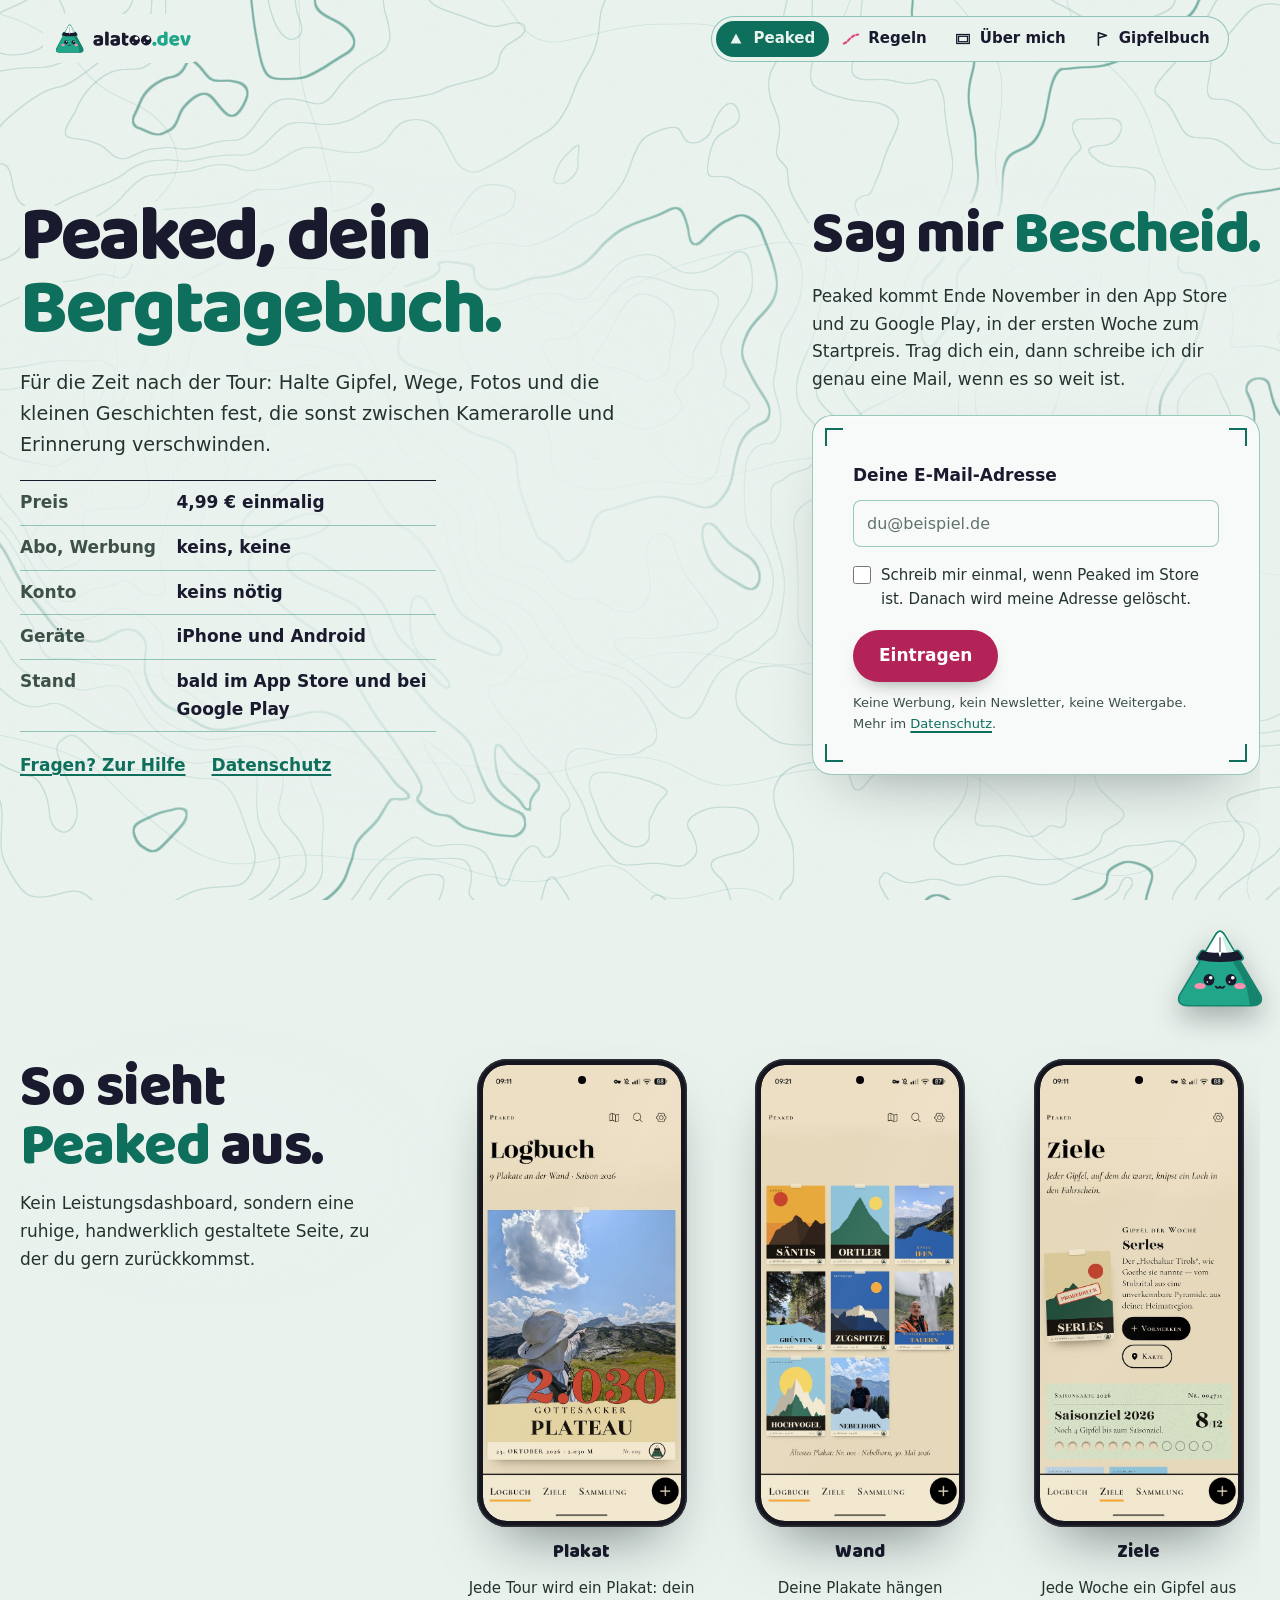
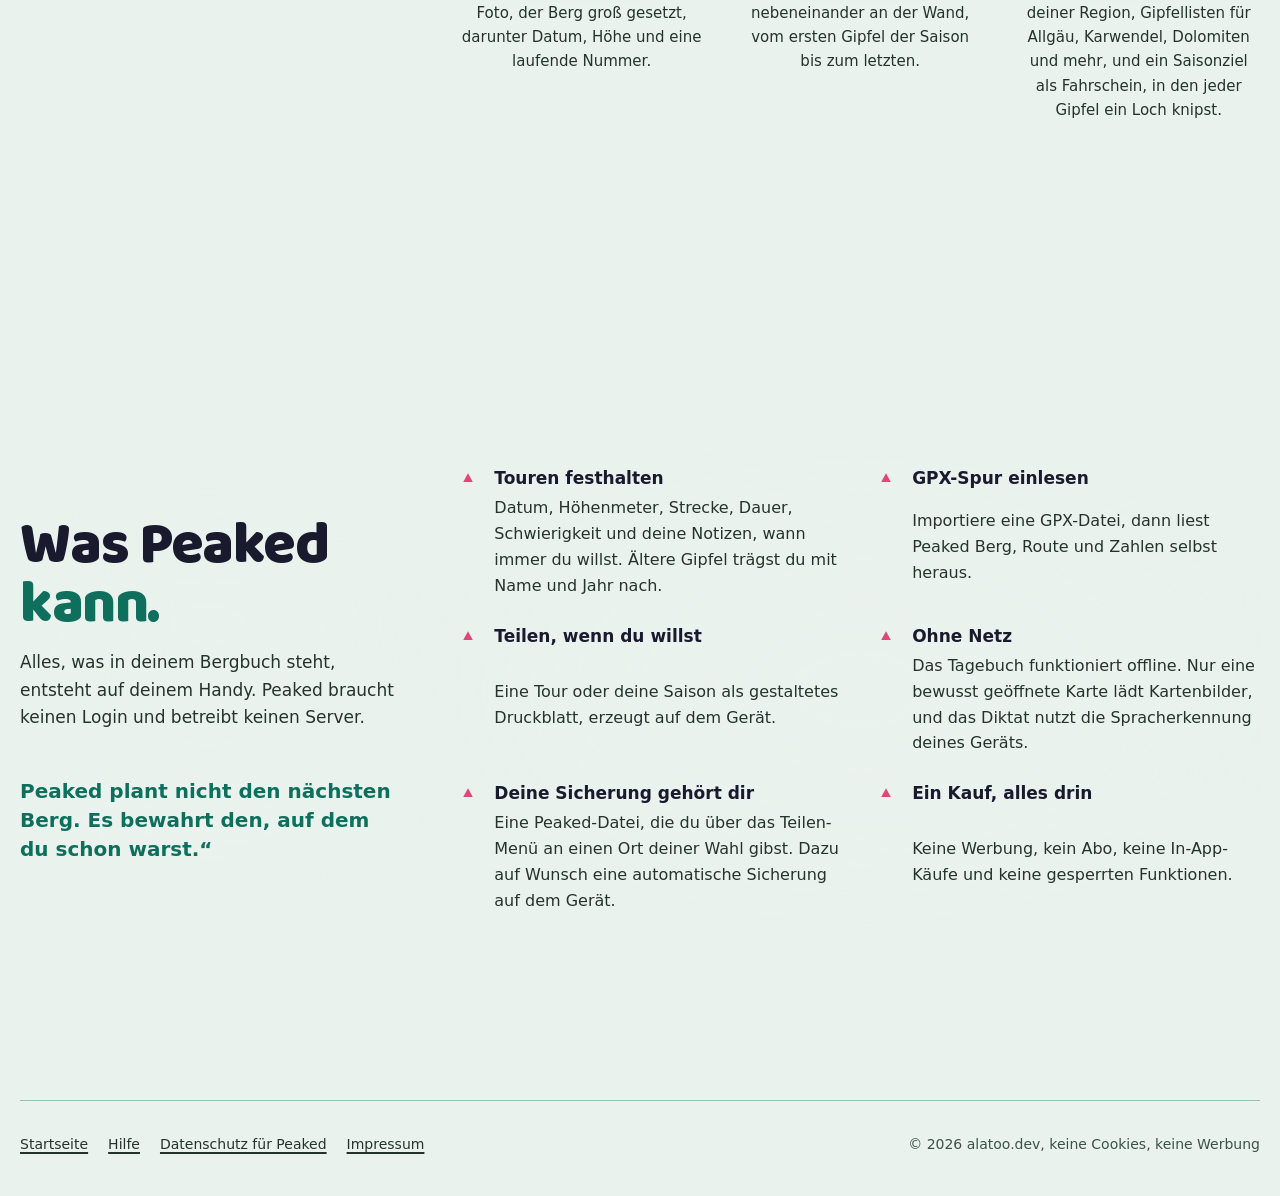
<file: peaked/index.html>
<!doctype html>
<html lang="de">
<head>
<meta charset="utf-8">
<meta name="viewport" content="width=device-width, initial-scale=1, viewport-fit=cover">
<title>Peaked – Dein Bergtagebuch</title>
<meta name="description" content="Peaked ist dein Bergtagebuch für die Zeit nach der Tour: Gipfel, Touren, Fotos und Erinnerungen, lokal auf deinem Handy, ohne Konto und ohne Abo.">
<meta name="theme-color" content="#EAF2EE" media="(prefers-color-scheme: light)">
<meta name="theme-color" content="#07120F" media="(prefers-color-scheme: dark)">
<!-- link previews in messengers and social networks -->
<meta property="og:type" content="website">
<meta property="og:locale" content="de_DE">
<meta property="og:site_name" content="alatoo.dev">
<meta property="og:title" content="Peaked – Dein Bergtagebuch">
<meta property="og:description" content="Gipfel, Touren und Fotos als Plakate an deiner Wand. Lokal auf deinem Handy, ohne Konto, ohne Abo.">
<meta property="og:url" content="https://alatoodev.github.io/peaked/">
<meta property="og:image" content="https://alatoodev.github.io/assets/vorschau.jpg">
<meta property="og:image:width" content="1200">
<meta property="og:image:height" content="630">
<meta property="og:image:alt" content="Peaked, dein Bergtagebuch: ein Handy mit einem Gipfelplakat auf einer Höhenlinienkarte">
<meta name="twitter:card" content="summary_large_image">
<link rel="icon" href="../assets/favicon.svg" type="image/svg+xml">
<link rel="preload" href="../assets/baloo2-800.woff2" as="font" type="font/woff2" crossorigin>
<link rel="stylesheet" href="../stil.css">
<script defer src="https://static.cloudflareinsights.com/beacon.min.js" data-cf-beacon='{"token": "5b62ac0329964c03a55c0891a3e2b252"}'></script>
</head>
<body class="unterseite">

<a class="sprung" href="#inhalt">Zum Inhalt springen</a>
<canvas class="karte" aria-hidden="true"></canvas>
<div class="hoehenmesser" aria-hidden="true"><span class="hm-wert">0</span> m</div>

<header class="kopf">
  <a class="marke" href="../" aria-label="alatoo.dev, zur Startseite">
    <picture>
      <source srcset="../assets/logo-waagerecht-dunkel.svg" media="(prefers-color-scheme: dark)">
      <img src="../assets/logo-waagerecht.svg" alt="" width="148" height="39">
    </picture>
  </a>
  <button class="legende-knopf" type="button" aria-expanded="false" aria-controls="legende">Legende</button>
  <nav class="legende" id="legende" aria-label="Hauptmenü">
    <span class="schlitten" aria-hidden="true"></span>
    <a href="./" aria-current="page"><svg class="zeichen" viewBox="0 0 20 20" aria-hidden="true"><path class="z-gipfel" d="M10 4 16 15H4Z"/></svg>Peaked</a>
    <a href="../#regeln"><svg class="zeichen" viewBox="0 0 20 20" aria-hidden="true"><path class="z-weg" d="M2 15C7 14 9 6 18 5"/></svg>Regeln</a>
    <a href="../#ueber-mich"><svg class="zeichen" viewBox="0 0 20 20" aria-hidden="true"><rect class="z-kartusche" x="3" y="5" width="14" height="10"/><rect class="z-kartusche" x="5" y="7" width="10" height="6"/></svg>Über mich</a>
    <a href="../#gipfelbuch"><svg class="zeichen" viewBox="0 0 20 20" aria-hidden="true"><path class="z-fahne" d="M6 17V3l9 3-9 3"/></svg>Gipfelbuch</a>
  </nav>
</header>

<main id="inhalt">

<!-- ============ Peaked on its summit ============ -->
<section class="ort erste mit-warte" id="oben" aria-labelledby="titel">
  <div class="peaked-text ruhe">
    <h1 id="titel" class="freigestellt">Peaked, dein <em>Bergtagebuch.</em></h1>
    <p class="lead">Für die Zeit nach der Tour: Halte Gipfel, Wege, Fotos und die kleinen Geschichten fest, die sonst zwischen Kamerarolle und Erinnerung verschwinden.</p>
    <dl class="etikett">
      <div><dt>Preis</dt><dd>4,99 € einmalig</dd></div>
      <div><dt>Abo, Werbung</dt><dd>keins, keine</dd></div>
      <div><dt>Konto</dt><dd>keins nötig</dd></div>
      <div><dt>Geräte</dt><dd>iPhone und Android</dd></div>
      <div><dt>Stand</dt><dd>bald im App Store und bei Google Play</dd></div>
    </dl>
    <p class="aktionen"><a class="leiser-link" href="hilfe.html">Fragen? Zur Hilfe</a><a class="leiser-link" href="datenschutz.html">Datenschutz</a></p>
  </div>

  <!-- waiting list: one mail on launch day (server: Designs/gipfelbuch-worker, POST /warteliste); #warteliste stays the bio-link target -->
  <div class="warte-spalte" id="warteliste" aria-labelledby="warte-titel" role="group" data-api="https://gipfelbuch.alatoo.dev">
    <div class="buch-text ruhe">
      <h2 id="warte-titel" class="freigestellt">Sag mir <em>Bescheid.</em></h2>
      <p>Peaked kommt Ende November in den App Store und zu Google Play, in der ersten Woche zum Startpreis. Trag dich ein, dann schreibe ich dir genau eine Mail, wenn es so weit ist.</p>
    </div>
    <form class="eintragen blatt ruhe" novalidate>
      <label class="feld" for="wl-email">Deine E-Mail-Adresse</label>
      <input id="wl-email" name="email" type="email" maxlength="254" required autocomplete="email" placeholder="du@beispiel.de">
      <label class="falle" aria-hidden="true">Website <input name="website" type="text" tabindex="-1" autocomplete="off"></label>
      <label class="haken"><input type="checkbox" name="einverstanden" required> Schreib mir einmal, wenn Peaked im Store ist. Danach wird meine Adresse gelöscht.</label>
      <div class="absenden">
        <button class="knopf" type="submit">Eintragen</button>
        <p class="status" role="status"></p>
      </div>
      <p class="vorschau-hinweis">Keine Werbung, kein Newsletter, keine Weitergabe. Mehr im <a href="../datenschutz.html#warteliste">Datenschutz</a>.</p>
    </form>
  </div>
</section>
<script>
{ // ponytail: one small form, so no extra file
  const sec = document.getElementById('warteliste'), form = sec.querySelector('form'), status = sec.querySelector('.status');
  const melde = (t, fehler = false) => { status.textContent = t; status.classList.toggle('fehler', fehler); };
  form.addEventListener('submit', async e => {
    e.preventDefault();
    const email = form.email.value.trim(), gueltig = !!email && form.email.checkValidity();
    form.email.setAttribute('aria-invalid', !gueltig);
    if (!gueltig) { form.email.focus(); return melde('Bitte gib eine gültige E-Mail-Adresse an.', true); }
    if (!form.einverstanden.checked) { form.einverstanden.focus(); return melde('Bitte setz das Häkchen, sonst darf ich dir nicht schreiben.', true); }
    const knopf = form.querySelector('button'); knopf.disabled = true; melde('Wird eingetragen …');
    try {
      const r = await fetch(`${sec.dataset.api.replace(/\/$/, '')}/warteliste`, { method: 'POST', headers: { 'Content-Type': 'application/json' },
        body: JSON.stringify({ email, einverstanden: true, website: form.website.value }) });
      if (!r.ok) { const d = await r.json().catch(() => ({})); return melde(d.fehler || 'Das hat nicht geklappt. Versuch es bitte später noch einmal.', true); }
      form.reset(); melde('Danke! Ich melde mich, sobald Peaked da ist.');
    } catch { melde('Keine Verbindung. Versuch es bitte später noch einmal.', true); }
    finally { knopf.disabled = false; }
  });
}
</script>

<!-- ============ the app, screen by screen ============ -->
<section class="ort" id="ansehen" aria-labelledby="ansehen-titel">
  <div class="abschnitt-kopf ruhe">
    <h2 id="ansehen-titel" class="freigestellt">So sieht <em>Peaked</em> aus.</h2>
    <p>Kein Leistungsdashboard, sondern eine ruhige, handwerklich gestaltete Seite, zu der du gern zurückkommst.</p>
  </div>
  <ul class="screens">
    <li>
      <div class="handy"><div class="bildschirm"><picture><source srcset="../assets/peaked-logbuch-dunkel.jpg" media="(prefers-color-scheme: dark)"><img src="../assets/peaked-logbuch.jpg" alt="Ein Plakat aus dem Logbuch: das Gottesacker-Plateau mit Foto, Höhe und Datum" width="600" height="1339" loading="lazy" draggable="false"></picture></div></div>
      <h3>Plakat</h3><p>Jede Tour wird ein Plakat: dein Foto, der Berg groß gesetzt, darunter Datum, Höhe und eine laufende Nummer.</p>
    </li>
    <li>
      <div class="handy"><div class="bildschirm"><picture><source srcset="../assets/peaked-wand-dunkel.jpg" media="(prefers-color-scheme: dark)"><img src="../assets/peaked-wand.jpg" alt="Die Wand: alle Plakate der Saison 2026 nebeneinander" width="600" height="1339" loading="lazy" draggable="false"></picture></div></div>
      <h3>Wand</h3><p>Deine Plakate hängen nebeneinander an der Wand, vom ersten Gipfel der Saison bis zum letzten.</p>
    </li>
    <li>
      <div class="handy"><div class="bildschirm"><picture><source srcset="../assets/peaked-ziele-dunkel.jpg" media="(prefers-color-scheme: dark)"><img src="../assets/peaked-ziele.jpg" alt="Ziele: die Serles als Gipfel der Woche und das Saisonziel als Fahrschein" width="600" height="1339" loading="lazy" draggable="false"></picture></div></div>
      <h3>Ziele</h3><p>Jede Woche ein Gipfel aus deiner Region, Gipfellisten für Allgäu, Karwendel, Dolomiten und mehr, und ein Saisonziel als Fahrschein, in den jeder Gipfel ein Loch knipst.</p>
    </li>
  </ul>
</section>

<!-- ============ what it does, and what it does not ============ -->
<section class="ort" id="kann" aria-labelledby="kann-titel">
  <div class="abschnitt-kopf ruhe">
    <h2 id="kann-titel" class="freigestellt">Was Peaked <em>kann.</em></h2>
    <p>Alles, was in deinem Bergbuch steht, entsteht auf deinem Handy. Peaked braucht keinen Login und betreibt keinen Server.</p>
  </div>
  <ul class="merkmale ruhe">
    <li><svg viewBox="0 0 20 20" aria-hidden="true"><path d="M10 4 16 15H4Z"/></svg><h3>Touren festhalten</h3><p>Datum, Höhenmeter, Strecke, Dauer, Schwierigkeit und deine Notizen, wann immer du willst. Ältere Gipfel trägst du mit Name und Jahr nach.</p></li>
    <li><svg viewBox="0 0 20 20" aria-hidden="true"><path d="M10 4 16 15H4Z"/></svg><h3>GPX-Spur einlesen</h3><p>Importiere eine GPX-Datei, dann liest Peaked Berg, Route und Zahlen selbst heraus.</p></li>
    <li><svg viewBox="0 0 20 20" aria-hidden="true"><path d="M10 4 16 15H4Z"/></svg><h3>Teilen, wenn du willst</h3><p>Eine Tour oder deine Saison als gestaltetes Druckblatt, erzeugt auf dem Gerät.</p></li>
    <li><svg viewBox="0 0 20 20" aria-hidden="true"><path d="M10 4 16 15H4Z"/></svg><h3>Ohne Netz</h3><p>Das Tagebuch funktioniert offline. Nur eine bewusst geöffnete Karte lädt Kartenbilder, und das Diktat nutzt die Spracherkennung deines Geräts.</p></li>
    <li><svg viewBox="0 0 20 20" aria-hidden="true"><path d="M10 4 16 15H4Z"/></svg><h3>Deine Sicherung gehört dir</h3><p>Eine Peaked-Datei, die du über das Teilen-Menü an einen Ort deiner Wahl gibst. Dazu auf Wunsch eine automatische Sicherung auf dem Gerät.</p></li>
    <li><svg viewBox="0 0 20 20" aria-hidden="true"><path d="M10 4 16 15H4Z"/></svg><h3>Ein Kauf, alles drin</h3><p>Keine Werbung, kein Abo, keine In-App-Käufe und keine gesperrten Funktionen.</p></li>
  </ul>
  <blockquote class="zitat ruhe">Peaked plant nicht den nächsten Berg. Es bewahrt den, auf dem du schon warst.</blockquote>
</section>

</main>

<footer class="fuss">
  <nav aria-label="Weitere Seiten"><a href="../">Startseite</a><a href="hilfe.html">Hilfe</a><a href="datenschutz.html">Datenschutz für Peaked</a><a href="../impressum.html">Impressum</a></nav>
  <p>© 2026 alatoo.dev, keine Cookies, keine Werbung</p>
</footer>

<dev-figur class="begleiter" begleiter stumm></dev-figur>

<script src="../dev.js"></script>
<script src="../karte.js"></script>
</body>
</html>
</file>
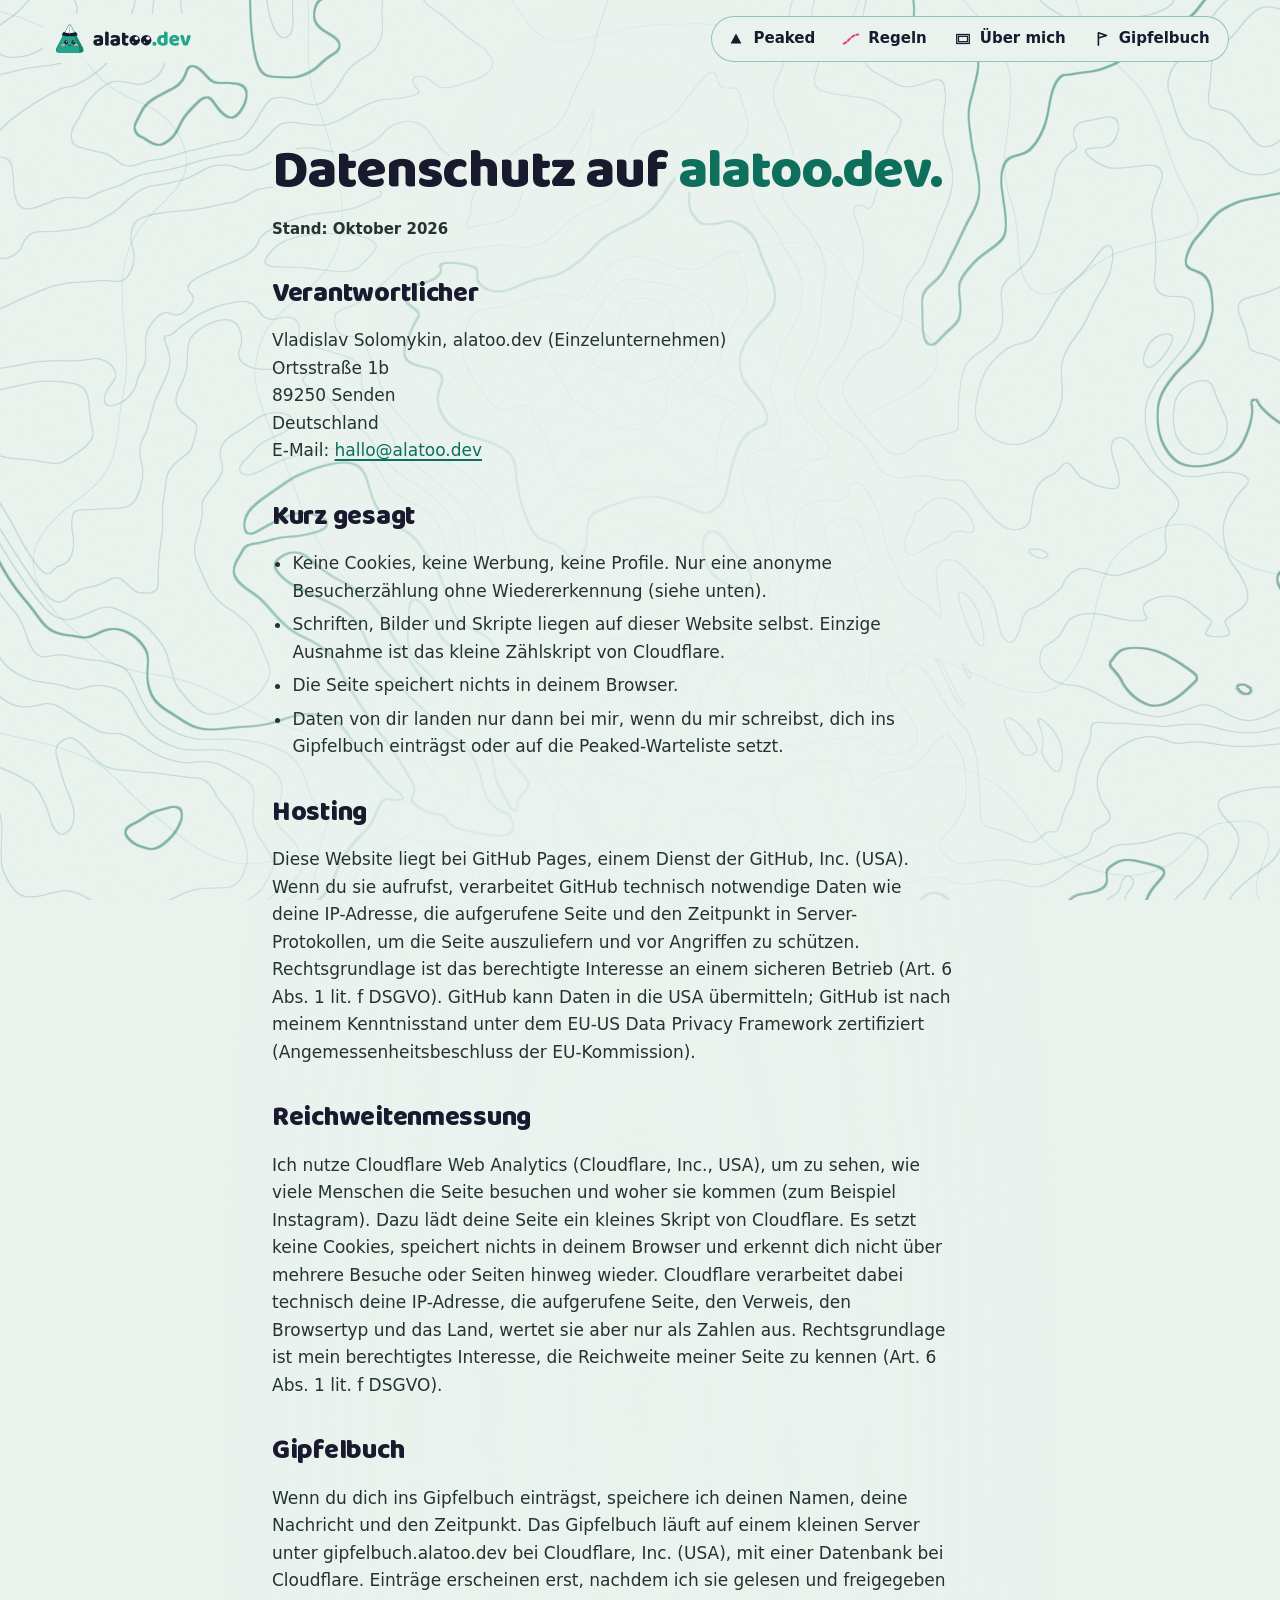
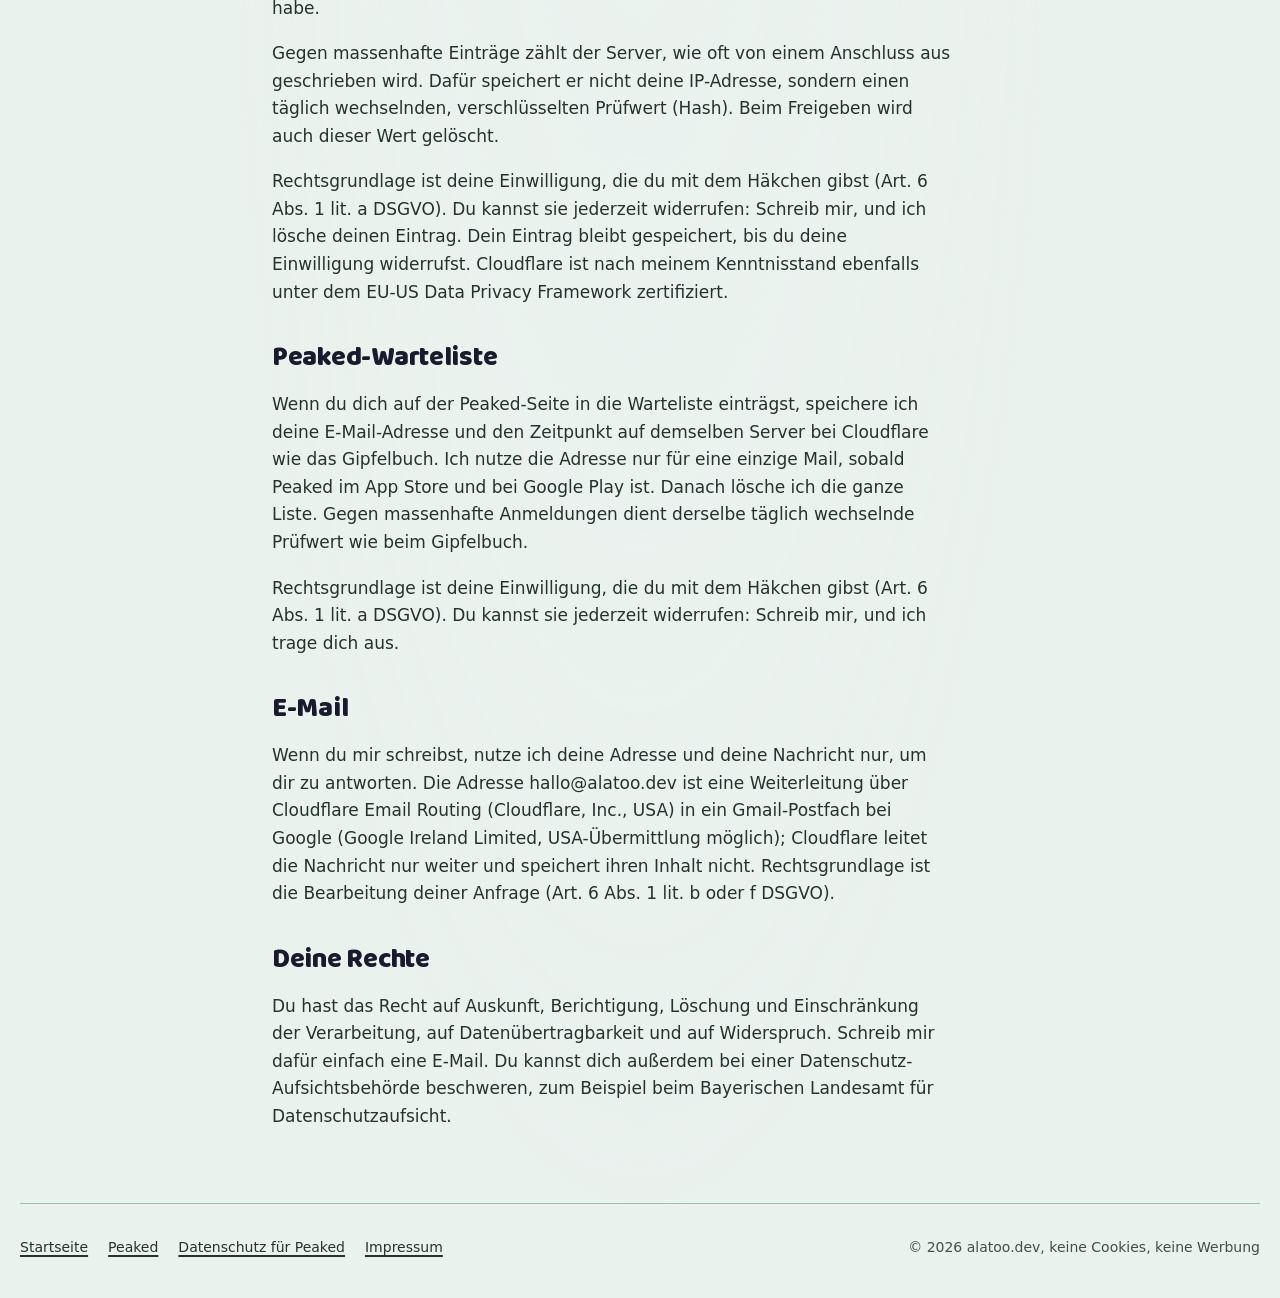
<file: datenschutz.html>
<!doctype html>
<html lang="de">
<head>
<meta charset="utf-8">
<meta name="viewport" content="width=device-width, initial-scale=1, viewport-fit=cover">
<title>Datenschutz – alatoo.dev</title>
<meta name="description" content="Datenschutzerklärung der Website alatoo.dev: keine Cookies, anonyme Reichweitenmessung, Hosting, Gipfelbuch und Kontakt.">
<meta name="theme-color" content="#EAF2EE" media="(prefers-color-scheme: light)">
<meta name="theme-color" content="#07120F" media="(prefers-color-scheme: dark)">
<link rel="icon" href="assets/favicon.svg" type="image/svg+xml">
<link rel="preload" href="assets/baloo2-800.woff2" as="font" type="font/woff2" crossorigin>
<link rel="stylesheet" href="stil.css">
<script defer src="https://static.cloudflareinsights.com/beacon.min.js" data-cf-beacon='{"token": "5b62ac0329964c03a55c0891a3e2b252"}'></script>
</head>
<body class="unterseite">

<a class="sprung" href="#inhalt">Zum Inhalt springen</a>
<canvas class="karte" aria-hidden="true"></canvas>

<header class="kopf">
  <a class="marke" href="./" aria-label="alatoo.dev, zur Startseite">
    <picture>
      <source srcset="assets/logo-waagerecht-dunkel.svg" media="(prefers-color-scheme: dark)">
      <img src="assets/logo-waagerecht.svg" alt="" width="148" height="39">
    </picture>
  </a>
  <button class="legende-knopf" type="button" aria-expanded="false" aria-controls="legende">Legende</button>
  <nav class="legende" id="legende" aria-label="Hauptmenü">
    <span class="schlitten" aria-hidden="true"></span>
    <a href="peaked/"><svg class="zeichen" viewBox="0 0 20 20" aria-hidden="true"><path class="z-gipfel" d="M10 4 16 15H4Z"/></svg>Peaked</a>
    <a href="./#regeln"><svg class="zeichen" viewBox="0 0 20 20" aria-hidden="true"><path class="z-weg" d="M2 15C7 14 9 6 18 5"/></svg>Regeln</a>
    <a href="./#ueber-mich"><svg class="zeichen" viewBox="0 0 20 20" aria-hidden="true"><rect class="z-kartusche" x="3" y="5" width="14" height="10"/><rect class="z-kartusche" x="5" y="7" width="10" height="6"/></svg>Über mich</a>
    <a href="./#gipfelbuch"><svg class="zeichen" viewBox="0 0 20 20" aria-hidden="true"><path class="z-fahne" d="M6 17V3l9 3-9 3"/></svg>Gipfelbuch</a>
  </nav>
</header>

<main id="inhalt" class="text-seite ruhe">
  <h1 class="freigestellt">Datenschutz auf <em>alatoo.dev.</em></h1>
  <p class="stand">Stand: Oktober 2026</p>

  <h2>Verantwortlicher</h2>
  <p>Vladislav Solomykin, alatoo.dev (Einzelunternehmen)<br>Ortsstraße 1b<br>89250 Senden<br>Deutschland<br>E-Mail: <a href="mailto:hallo@alatoo.dev">hallo@alatoo.dev</a></p>

  <h2>Kurz gesagt</h2>
  <ul>
    <li>Keine Cookies, keine Werbung, keine Profile. Nur eine anonyme Besucherzählung ohne Wiedererkennung (siehe unten).</li>
    <li>Schriften, Bilder und Skripte liegen auf dieser Website selbst. Einzige Ausnahme ist das kleine Zählskript von Cloudflare.</li>
    <li>Die Seite speichert nichts in deinem Browser.</li>
    <li>Daten von dir landen nur dann bei mir, wenn du mir schreibst, dich ins Gipfelbuch einträgst oder auf die Peaked-Warteliste setzt.</li>
  </ul>

  <h2>Hosting</h2>
  <p>Diese Website liegt bei GitHub Pages, einem Dienst der GitHub, Inc. (USA). Wenn du sie aufrufst, verarbeitet GitHub technisch notwendige Daten wie deine IP-Adresse, die aufgerufene Seite und den Zeitpunkt in Server-Protokollen, um die Seite auszuliefern und vor Angriffen zu schützen. Rechtsgrundlage ist das berechtigte Interesse an einem sicheren Betrieb (Art. 6 Abs. 1 lit. f DSGVO). GitHub kann Daten in die USA übermitteln; GitHub ist nach meinem Kenntnisstand unter dem EU-US Data Privacy Framework zertifiziert (Angemessenheitsbeschluss der EU-Kommission).</p>

  <h2>Reichweitenmessung</h2>
  <p>Ich nutze Cloudflare Web Analytics (Cloudflare, Inc., USA), um zu sehen, wie viele Menschen die Seite besuchen und woher sie kommen (zum Beispiel Instagram). Dazu lädt deine Seite ein kleines Skript von Cloudflare. Es setzt keine Cookies, speichert nichts in deinem Browser und erkennt dich nicht über mehrere Besuche oder Seiten hinweg wieder. Cloudflare verarbeitet dabei technisch deine IP-Adresse, die aufgerufene Seite, den Verweis, den Browsertyp und das Land, wertet sie aber nur als Zahlen aus. Rechtsgrundlage ist mein berechtigtes Interesse, die Reichweite meiner Seite zu kennen (Art. 6 Abs. 1 lit. f DSGVO). </p>

  <h2>Gipfelbuch</h2>
  <p>Wenn du dich ins Gipfelbuch einträgst, speichere ich deinen Namen, deine Nachricht und den Zeitpunkt. Das Gipfelbuch läuft auf einem kleinen Server unter gipfelbuch.alatoo.dev bei Cloudflare, Inc. (USA), mit einer Datenbank bei Cloudflare. Einträge erscheinen erst, nachdem ich sie gelesen und freigegeben habe.</p>
  <p>Gegen massenhafte Einträge zählt der Server, wie oft von einem Anschluss aus geschrieben wird. Dafür speichert er nicht deine IP-Adresse, sondern einen täglich wechselnden, verschlüsselten Prüfwert (Hash). Beim Freigeben wird auch dieser Wert gelöscht.</p>
  <p>Rechtsgrundlage ist deine Einwilligung, die du mit dem Häkchen gibst (Art. 6 Abs. 1 lit. a DSGVO). Du kannst sie jederzeit widerrufen: Schreib mir, und ich lösche deinen Eintrag. Dein Eintrag bleibt gespeichert, bis du deine Einwilligung widerrufst. Cloudflare ist nach meinem Kenntnisstand ebenfalls unter dem EU-US Data Privacy Framework zertifiziert.</p>

  <h2 id="warteliste">Peaked-Warteliste</h2>
  <p>Wenn du dich auf der Peaked-Seite in die Warteliste einträgst, speichere ich deine E-Mail-Adresse und den Zeitpunkt auf demselben Server bei Cloudflare wie das Gipfelbuch. Ich nutze die Adresse nur für eine einzige Mail, sobald Peaked im App Store und bei Google Play ist. Danach lösche ich die ganze Liste. Gegen massenhafte Anmeldungen dient derselbe täglich wechselnde Prüfwert wie beim Gipfelbuch.</p>
  <p>Rechtsgrundlage ist deine Einwilligung, die du mit dem Häkchen gibst (Art. 6 Abs. 1 lit. a DSGVO). Du kannst sie jederzeit widerrufen: Schreib mir, und ich trage dich aus.</p>

  <h2>E-Mail</h2>
  <p>Wenn du mir schreibst, nutze ich deine Adresse und deine Nachricht nur, um dir zu antworten. Die Adresse hallo@alatoo.dev ist eine Weiterleitung über Cloudflare Email Routing (Cloudflare, Inc., USA) in ein Gmail-Postfach bei Google (Google Ireland Limited, USA-Übermittlung möglich); Cloudflare leitet die Nachricht nur weiter und speichert ihren Inhalt nicht. Rechtsgrundlage ist die Bearbeitung deiner Anfrage (Art. 6 Abs. 1 lit. b oder f DSGVO).</p>

  <h2>Deine Rechte</h2>
  <p>Du hast das Recht auf Auskunft, Berichtigung, Löschung und Einschränkung der Verarbeitung, auf Datenübertragbarkeit und auf Widerspruch. Schreib mir dafür einfach eine E-Mail. Du kannst dich außerdem bei einer Datenschutz-Aufsichtsbehörde beschweren, zum Beispiel beim Bayerischen Landesamt für Datenschutzaufsicht.</p>
</main>

<footer class="fuss">
  <nav aria-label="Weitere Seiten"><a href="./">Startseite</a><a href="peaked/">Peaked</a><a href="peaked/datenschutz.html">Datenschutz für Peaked</a><a href="impressum.html">Impressum</a></nav>
  <p>© 2026 alatoo.dev, keine Cookies, keine Werbung</p>
</footer>

<script src="dev.js"></script>
<script src="karte.js"></script>
</body>
</html>
</file>
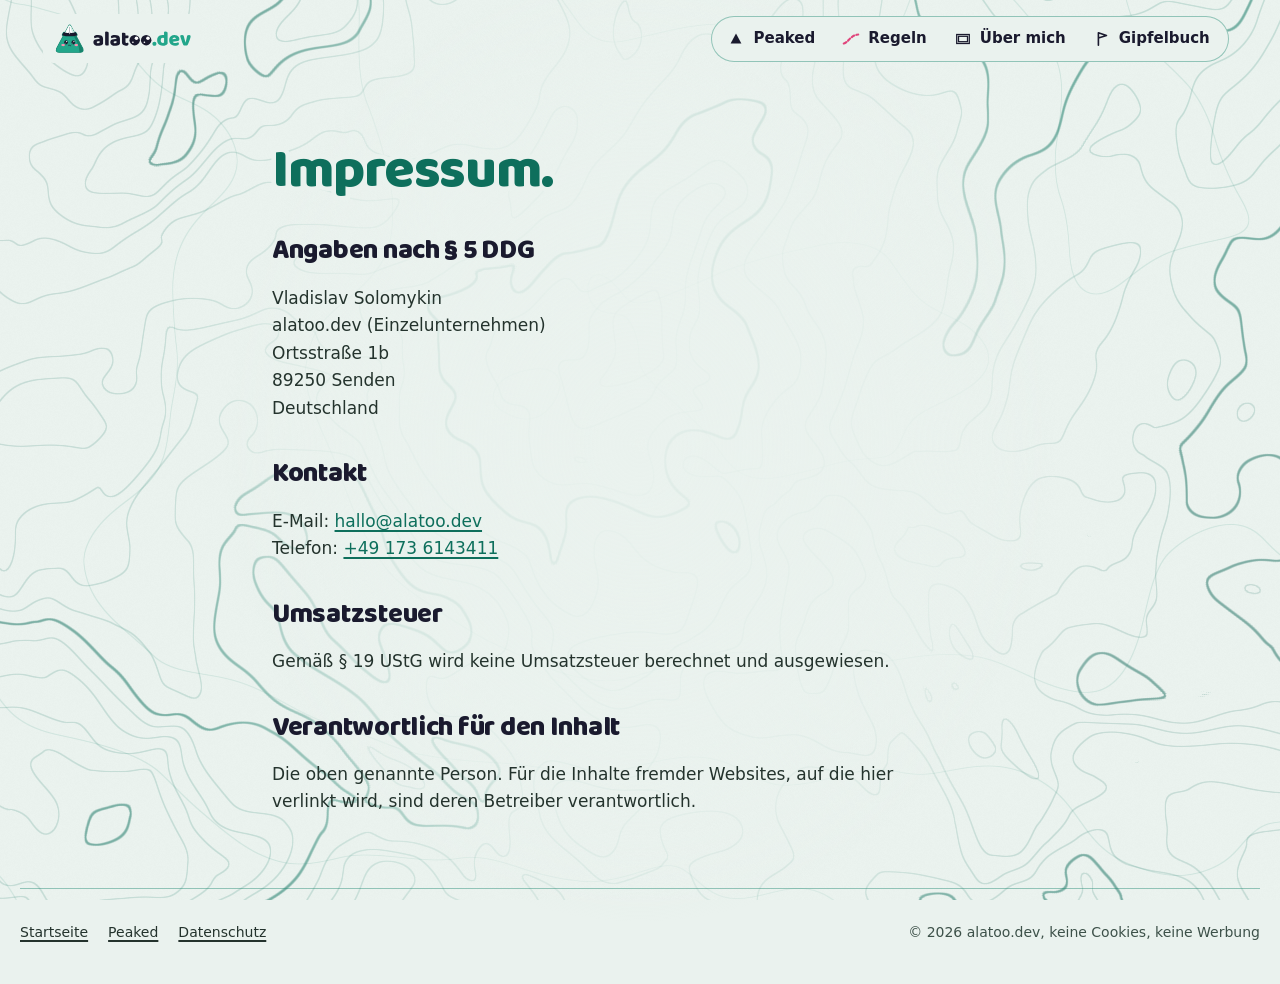
<file: impressum.html>
<!doctype html>
<html lang="de">
<head>
<meta charset="utf-8">
<meta name="viewport" content="width=device-width, initial-scale=1, viewport-fit=cover">
<title>Impressum – alatoo.dev</title>
<meta name="description" content="Impressum von alatoo.dev.">
<meta name="theme-color" content="#EAF2EE" media="(prefers-color-scheme: light)">
<meta name="theme-color" content="#07120F" media="(prefers-color-scheme: dark)">
<link rel="icon" href="assets/favicon.svg" type="image/svg+xml">
<link rel="preload" href="assets/baloo2-800.woff2" as="font" type="font/woff2" crossorigin>
<link rel="stylesheet" href="stil.css">
<script defer src="https://static.cloudflareinsights.com/beacon.min.js" data-cf-beacon='{"token": "5b62ac0329964c03a55c0891a3e2b252"}'></script>
</head>
<body class="unterseite">

<a class="sprung" href="#inhalt">Zum Inhalt springen</a>
<canvas class="karte" aria-hidden="true"></canvas>

<header class="kopf">
  <a class="marke" href="./" aria-label="alatoo.dev, zur Startseite">
    <picture>
      <source srcset="assets/logo-waagerecht-dunkel.svg" media="(prefers-color-scheme: dark)">
      <img src="assets/logo-waagerecht.svg" alt="" width="148" height="39">
    </picture>
  </a>
  <button class="legende-knopf" type="button" aria-expanded="false" aria-controls="legende">Legende</button>
  <nav class="legende" id="legende" aria-label="Hauptmenü">
    <span class="schlitten" aria-hidden="true"></span>
    <a href="peaked/"><svg class="zeichen" viewBox="0 0 20 20" aria-hidden="true"><path class="z-gipfel" d="M10 4 16 15H4Z"/></svg>Peaked</a>
    <a href="./#regeln"><svg class="zeichen" viewBox="0 0 20 20" aria-hidden="true"><path class="z-weg" d="M2 15C7 14 9 6 18 5"/></svg>Regeln</a>
    <a href="./#ueber-mich"><svg class="zeichen" viewBox="0 0 20 20" aria-hidden="true"><rect class="z-kartusche" x="3" y="5" width="14" height="10"/><rect class="z-kartusche" x="5" y="7" width="10" height="6"/></svg>Über mich</a>
    <a href="./#gipfelbuch"><svg class="zeichen" viewBox="0 0 20 20" aria-hidden="true"><path class="z-fahne" d="M6 17V3l9 3-9 3"/></svg>Gipfelbuch</a>
  </nav>
</header>

<main id="inhalt" class="text-seite ruhe">
  <h1 class="freigestellt"><em>Impressum.</em></h1>

  <h2>Angaben nach § 5 DDG</h2>
  <p>Vladislav Solomykin<br>alatoo.dev (Einzelunternehmen)<br>Ortsstraße 1b<br>89250 Senden<br>Deutschland</p>

  <h2>Kontakt</h2>
  <p>E-Mail: <a href="mailto:hallo@alatoo.dev">hallo@alatoo.dev</a><br>Telefon: <a href="tel:+491736143411">+49 173 6143411</a></p>

  <h2>Umsatzsteuer</h2>
  <p>Gemäß § 19 UStG wird keine Umsatzsteuer berechnet und ausgewiesen.</p>

  <h2>Verantwortlich für den Inhalt</h2>
  <p>Die oben genannte Person. Für die Inhalte fremder Websites, auf die hier verlinkt wird, sind deren Betreiber verantwortlich.</p>
</main>

<footer class="fuss">
  <nav aria-label="Weitere Seiten"><a href="./">Startseite</a><a href="peaked/">Peaked</a><a href="datenschutz.html">Datenschutz</a></nav>
  <p>© 2026 alatoo.dev, keine Cookies, keine Werbung</p>
</footer>

<script src="dev.js"></script>
<script src="karte.js"></script>
</body>
</html>
</file>
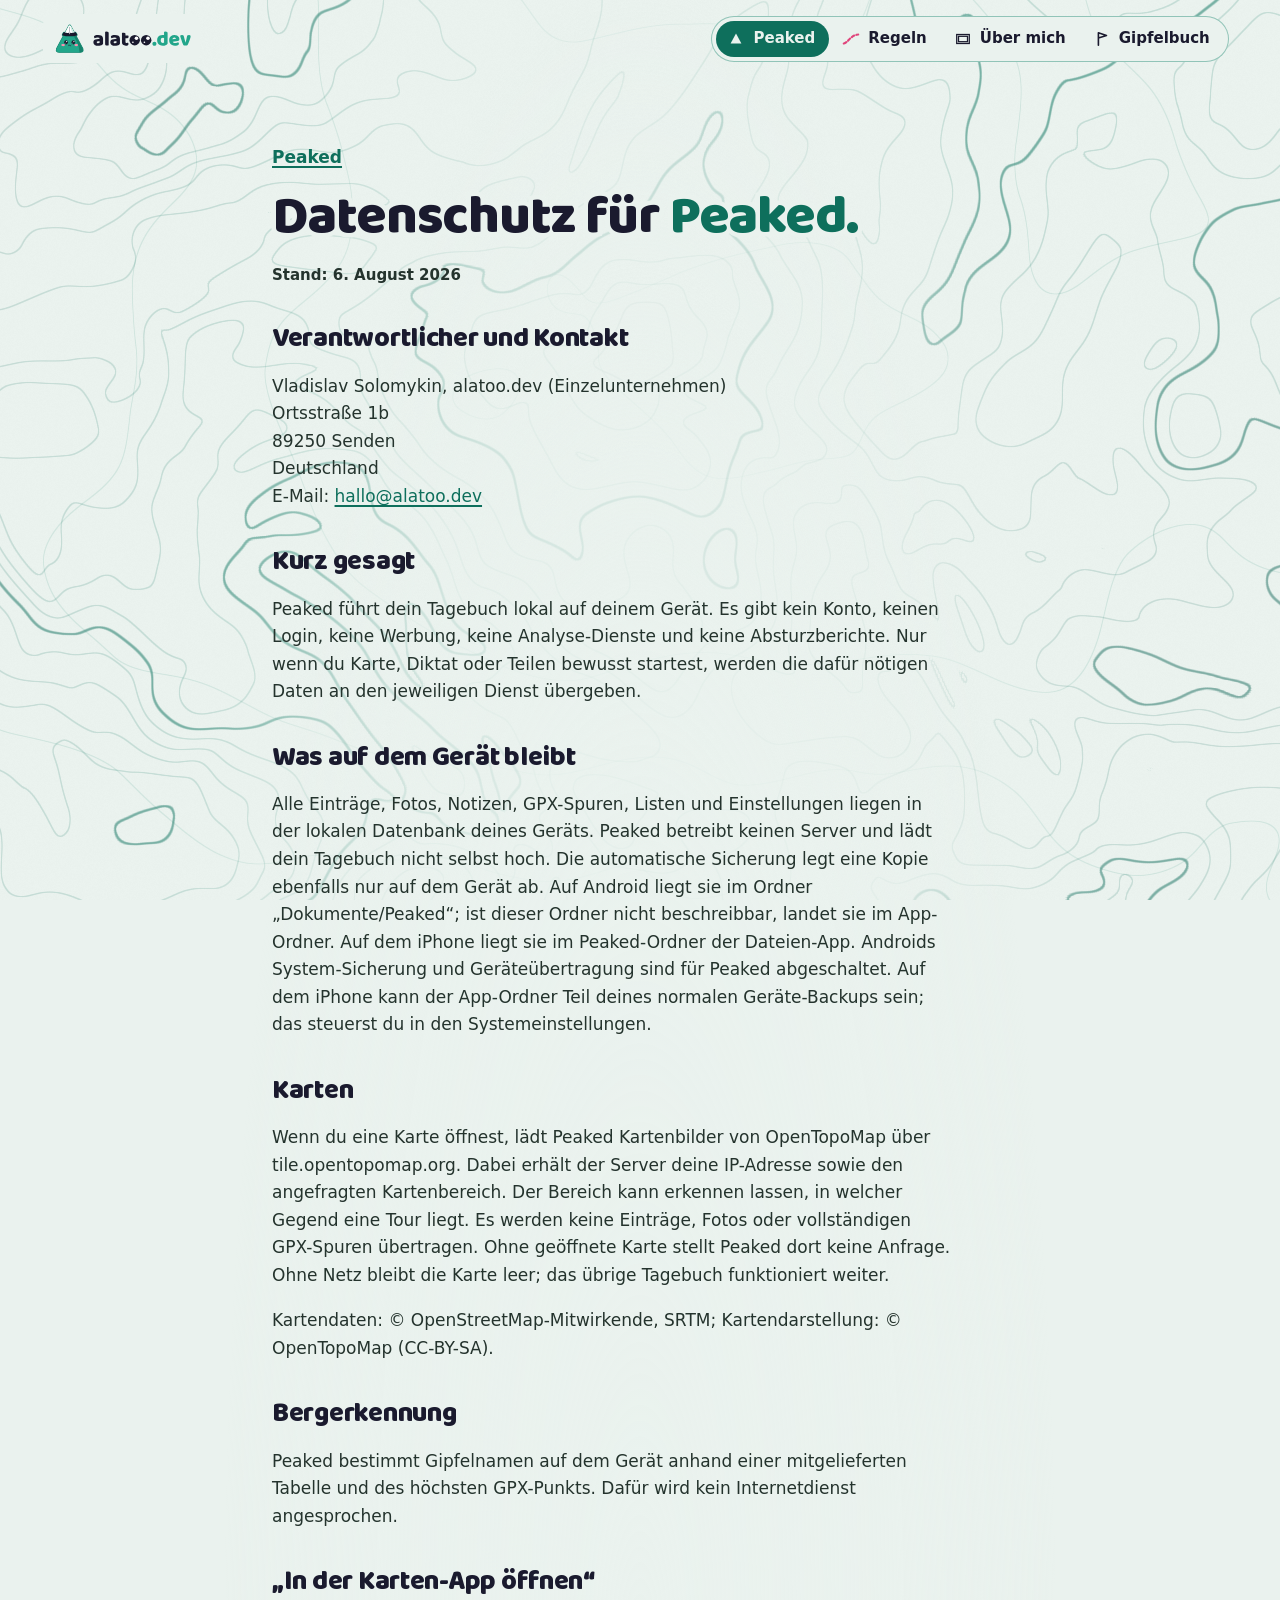
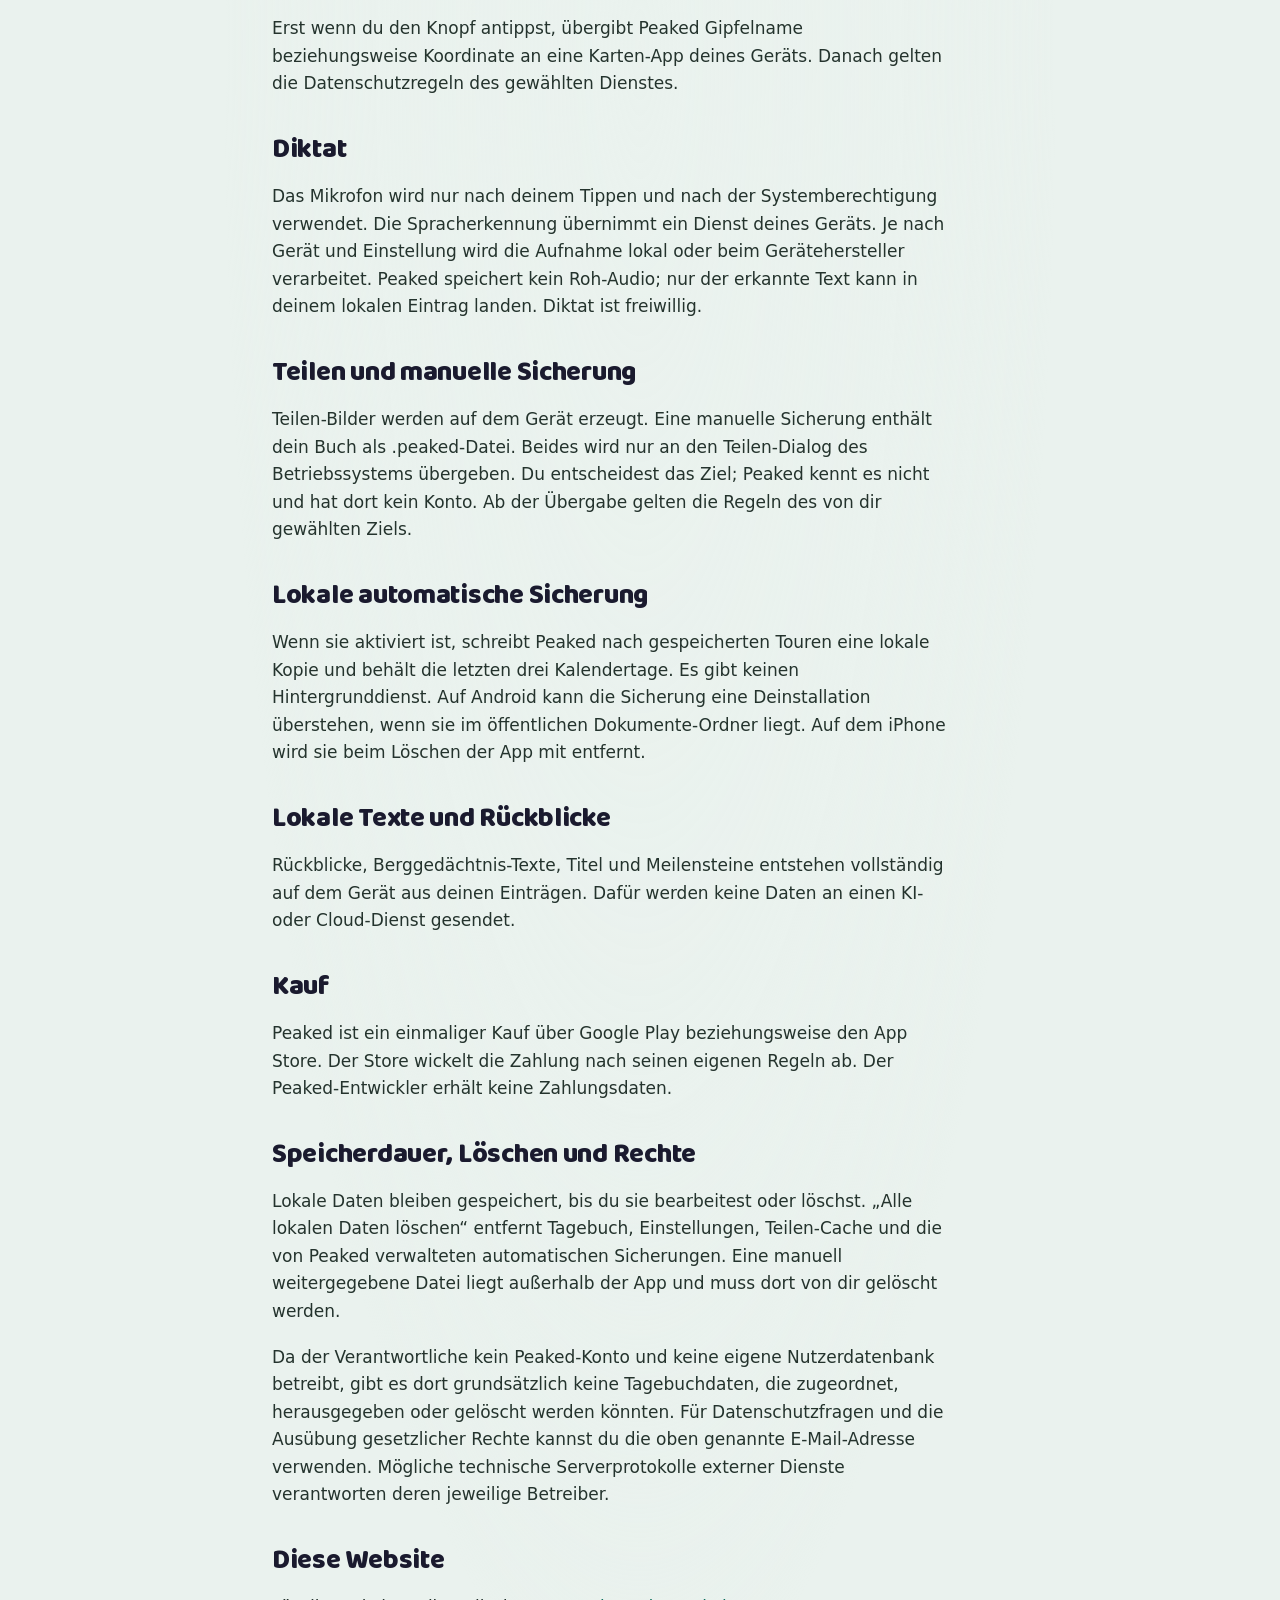
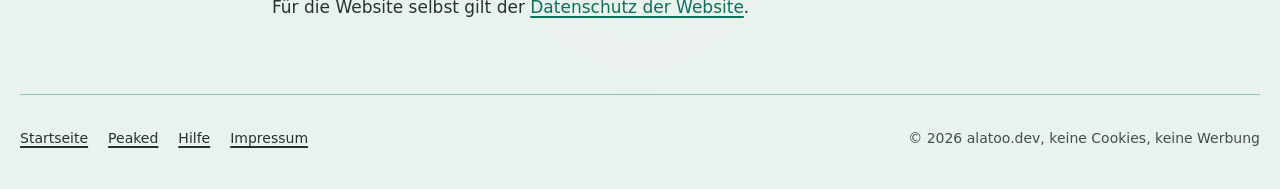
<file: peaked/datenschutz.html>
<!doctype html>
<html lang="de">
<head>
<meta charset="utf-8">
<meta name="viewport" content="width=device-width, initial-scale=1, viewport-fit=cover">
<title>Datenschutz für Peaked – alatoo.dev</title>
<meta name="description" content="Datenschutzerklärung für die App Peaked: Was auf deinem Gerät bleibt und wann Daten an Dienste gehen.">
<meta name="theme-color" content="#EAF2EE" media="(prefers-color-scheme: light)">
<meta name="theme-color" content="#07120F" media="(prefers-color-scheme: dark)">
<link rel="icon" href="../assets/favicon.svg" type="image/svg+xml">
<link rel="preload" href="../assets/baloo2-800.woff2" as="font" type="font/woff2" crossorigin>
<link rel="stylesheet" href="../stil.css">
<script defer src="https://static.cloudflareinsights.com/beacon.min.js" data-cf-beacon='{"token": "5b62ac0329964c03a55c0891a3e2b252"}'></script>
</head>
<body class="unterseite">

<a class="sprung" href="#inhalt">Zum Inhalt springen</a>
<canvas class="karte" aria-hidden="true"></canvas>

<header class="kopf">
  <a class="marke" href="../" aria-label="alatoo.dev, zur Startseite">
    <picture>
      <source srcset="../assets/logo-waagerecht-dunkel.svg" media="(prefers-color-scheme: dark)">
      <img src="../assets/logo-waagerecht.svg" alt="" width="148" height="39">
    </picture>
  </a>
  <button class="legende-knopf" type="button" aria-expanded="false" aria-controls="legende">Legende</button>
  <nav class="legende" id="legende" aria-label="Hauptmenü">
    <span class="schlitten" aria-hidden="true"></span>
    <a href="./" aria-current="page"><svg class="zeichen" viewBox="0 0 20 20" aria-hidden="true"><path class="z-gipfel" d="M10 4 16 15H4Z"/></svg>Peaked</a>
    <a href="../#regeln"><svg class="zeichen" viewBox="0 0 20 20" aria-hidden="true"><path class="z-weg" d="M2 15C7 14 9 6 18 5"/></svg>Regeln</a>
    <a href="../#ueber-mich"><svg class="zeichen" viewBox="0 0 20 20" aria-hidden="true"><rect class="z-kartusche" x="3" y="5" width="14" height="10"/><rect class="z-kartusche" x="5" y="7" width="10" height="6"/></svg>Über mich</a>
    <a href="../#gipfelbuch"><svg class="zeichen" viewBox="0 0 20 20" aria-hidden="true"><path class="z-fahne" d="M6 17V3l9 3-9 3"/></svg>Gipfelbuch</a>
  </nav>
</header>

<!-- Text: the reviewed draft from the website repo (Stand 6. August 2026), moved into this design.
     The marked placeholders get the real data only after the business registration; this file is public. -->
<main id="inhalt" class="text-seite ruhe">
  <p><a class="leiser-link" href="./">Peaked</a></p>
  <h1 class="freigestellt">Datenschutz für <em>Peaked.</em></h1>
  <p class="stand">Stand: 6. August 2026</p>

  <h2>Verantwortlicher und Kontakt</h2>
  <p>Vladislav Solomykin, alatoo.dev (Einzelunternehmen)<br>Ortsstraße 1b<br>89250 Senden<br>Deutschland<br>E-Mail: <a href="mailto:hallo@alatoo.dev">hallo@alatoo.dev</a></p>

  <h2>Kurz gesagt</h2>
  <p>Peaked führt dein Tagebuch lokal auf deinem Gerät. Es gibt kein Konto, keinen Login, keine Werbung, keine Analyse-Dienste und keine Absturzberichte. Nur wenn du Karte, Diktat oder Teilen bewusst startest, werden die dafür nötigen Daten an den jeweiligen Dienst übergeben.</p>

  <h2>Was auf dem Gerät bleibt</h2>
  <p>Alle Einträge, Fotos, Notizen, GPX-Spuren, Listen und Einstellungen liegen in der lokalen Datenbank deines Geräts. Peaked betreibt keinen Server und lädt dein Tagebuch nicht selbst hoch. Die automatische Sicherung legt eine Kopie ebenfalls nur auf dem Gerät ab. Auf Android liegt sie im Ordner „Dokumente/Peaked“; ist dieser Ordner nicht beschreibbar, landet sie im App-Ordner. Auf dem iPhone liegt sie im Peaked-Ordner der Dateien-App. Androids System-Sicherung und Geräteübertragung sind für Peaked abgeschaltet. Auf dem iPhone kann der App-Ordner Teil deines normalen Geräte-Backups sein; das steuerst du in den Systemeinstellungen.</p>

  <h2>Karten</h2>
  <p>Wenn du eine Karte öffnest, lädt Peaked Kartenbilder von OpenTopoMap über tile.opentopomap.org. Dabei erhält der Server deine IP-Adresse sowie den angefragten Kartenbereich. Der Bereich kann erkennen lassen, in welcher Gegend eine Tour liegt. Es werden keine Einträge, Fotos oder vollständigen GPX-Spuren übertragen. Ohne geöffnete Karte stellt Peaked dort keine Anfrage. Ohne Netz bleibt die Karte leer; das übrige Tagebuch funktioniert weiter.</p>
  <p>Kartendaten: © OpenStreetMap-Mitwirkende, SRTM; Kartendarstellung: © OpenTopoMap (CC-BY-SA).</p>

  <h2>Bergerkennung</h2>
  <p>Peaked bestimmt Gipfelnamen auf dem Gerät anhand einer mitgelieferten Tabelle und des höchsten GPX-Punkts. Dafür wird kein Internetdienst angesprochen.</p>

  <h2>„In der Karten-App öffnen“</h2>
  <p>Erst wenn du den Knopf antippst, übergibt Peaked Gipfelname beziehungsweise Koordinate an eine Karten-App deines Geräts. Danach gelten die Datenschutzregeln des gewählten Dienstes.</p>

  <h2>Diktat</h2>
  <p>Das Mikrofon wird nur nach deinem Tippen und nach der Systemberechtigung verwendet. Die Spracherkennung übernimmt ein Dienst deines Geräts. Je nach Gerät und Einstellung wird die Aufnahme lokal oder beim Gerätehersteller verarbeitet. Peaked speichert kein Roh-Audio; nur der erkannte Text kann in deinem lokalen Eintrag landen. Diktat ist freiwillig.</p>

  <h2>Teilen und manuelle Sicherung</h2>
  <p>Teilen-Bilder werden auf dem Gerät erzeugt. Eine manuelle Sicherung enthält dein Buch als .peaked-Datei. Beides wird nur an den Teilen-Dialog des Betriebssystems übergeben. Du entscheidest das Ziel; Peaked kennt es nicht und hat dort kein Konto. Ab der Übergabe gelten die Regeln des von dir gewählten Ziels.</p>

  <h2>Lokale automatische Sicherung</h2>
  <p>Wenn sie aktiviert ist, schreibt Peaked nach gespeicherten Touren eine lokale Kopie und behält die letzten drei Kalendertage. Es gibt keinen Hintergrunddienst. Auf Android kann die Sicherung eine Deinstallation überstehen, wenn sie im öffentlichen Dokumente-Ordner liegt. Auf dem iPhone wird sie beim Löschen der App mit entfernt.</p>

  <h2>Lokale Texte und Rückblicke</h2>
  <p>Rückblicke, Berggedächtnis-Texte, Titel und Meilensteine entstehen vollständig auf dem Gerät aus deinen Einträgen. Dafür werden keine Daten an einen KI- oder Cloud-Dienst gesendet.</p>

  <h2>Kauf</h2>
  <p>Peaked ist ein einmaliger Kauf über Google Play beziehungsweise den App Store. Der Store wickelt die Zahlung nach seinen eigenen Regeln ab. Der Peaked-Entwickler erhält keine Zahlungsdaten.</p>

  <h2>Speicherdauer, Löschen und Rechte</h2>
  <p>Lokale Daten bleiben gespeichert, bis du sie bearbeitest oder löschst. „Alle lokalen Daten löschen“ entfernt Tagebuch, Einstellungen, Teilen-Cache und die von Peaked verwalteten automatischen Sicherungen. Eine manuell weitergegebene Datei liegt außerhalb der App und muss dort von dir gelöscht werden.</p>
  <p>Da der Verantwortliche kein Peaked-Konto und keine eigene Nutzerdatenbank betreibt, gibt es dort grundsätzlich keine Tagebuchdaten, die zugeordnet, herausgegeben oder gelöscht werden könnten. Für Datenschutzfragen und die Ausübung gesetzlicher Rechte kannst du die oben genannte E-Mail-Adresse verwenden. Mögliche technische Serverprotokolle externer Dienste verantworten deren jeweilige Betreiber.</p>

  <h2>Diese Website</h2>
  <p>Für die Website selbst gilt der <a href="../datenschutz.html">Datenschutz der Website</a>.</p>
</main>

<footer class="fuss">
  <nav aria-label="Weitere Seiten"><a href="../">Startseite</a><a href="./">Peaked</a><a href="hilfe.html">Hilfe</a><a href="../impressum.html">Impressum</a></nav>
  <p>© 2026 alatoo.dev, keine Cookies, keine Werbung</p>
</footer>

<script src="../dev.js"></script>
<script src="../karte.js"></script>
</body>
</html>
</file>
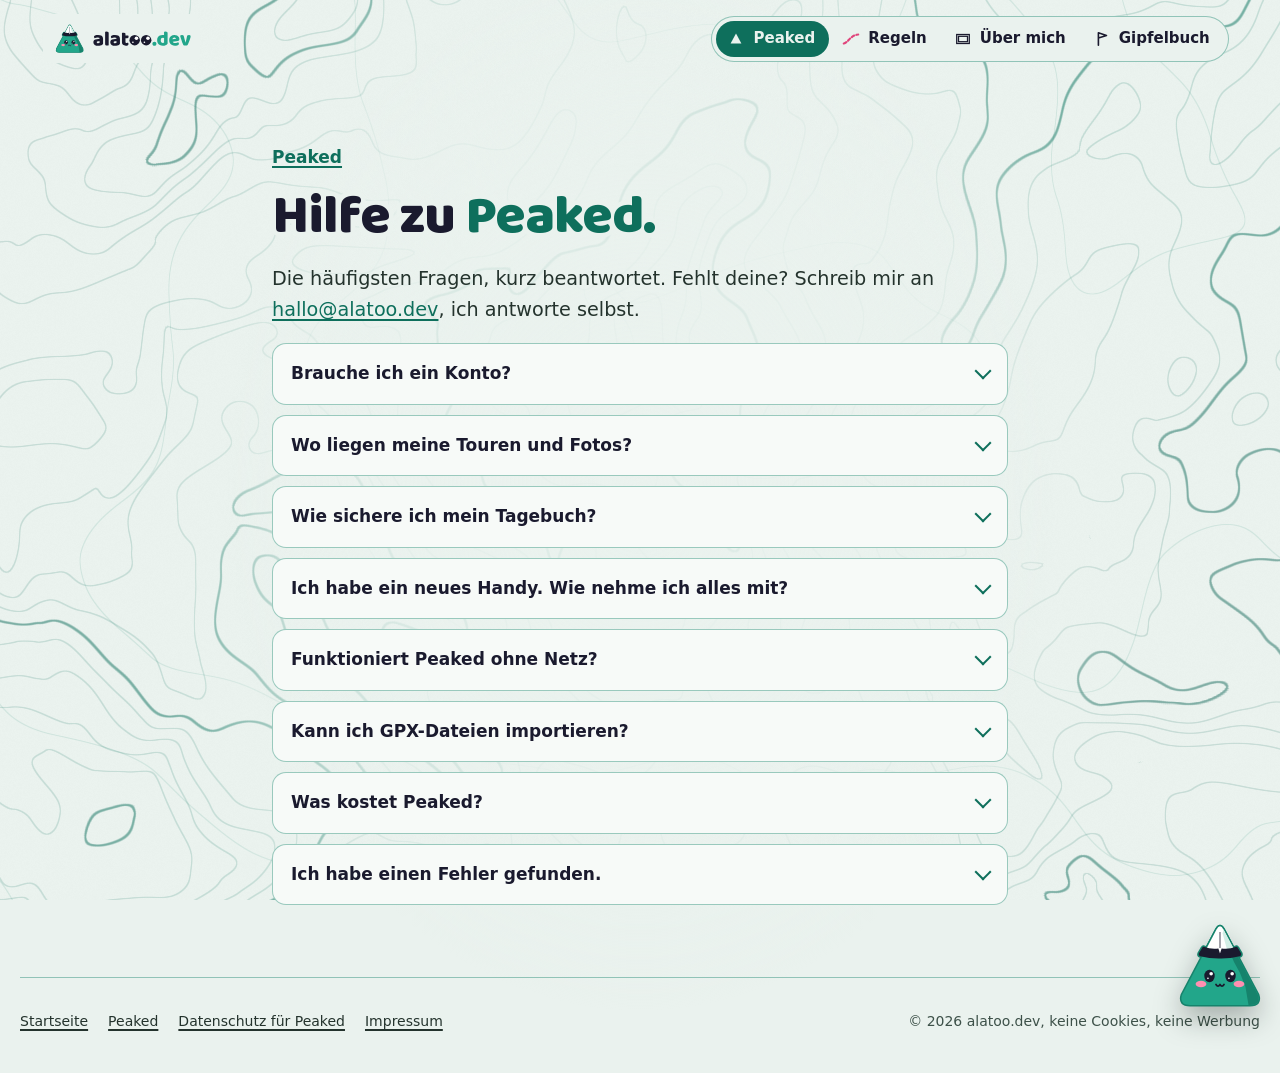
<file: peaked/hilfe.html>
<!doctype html>
<html lang="de">
<head>
<meta charset="utf-8">
<meta name="viewport" content="width=device-width, initial-scale=1, viewport-fit=cover">
<title>Hilfe zu Peaked – alatoo.dev</title>
<meta name="description" content="Antworten zu Peaked: Konto, Daten, Sicherung, neues Handy, GPX und Kontakt.">
<meta name="theme-color" content="#EAF2EE" media="(prefers-color-scheme: light)">
<meta name="theme-color" content="#07120F" media="(prefers-color-scheme: dark)">
<link rel="icon" href="../assets/favicon.svg" type="image/svg+xml">
<link rel="preload" href="../assets/baloo2-800.woff2" as="font" type="font/woff2" crossorigin>
<link rel="stylesheet" href="../stil.css">
<script defer src="https://static.cloudflareinsights.com/beacon.min.js" data-cf-beacon='{"token": "5b62ac0329964c03a55c0891a3e2b252"}'></script>
</head>
<body class="unterseite">

<a class="sprung" href="#inhalt">Zum Inhalt springen</a>
<canvas class="karte" aria-hidden="true"></canvas>
<div class="hoehenmesser" aria-hidden="true"><span class="hm-wert">0</span> m</div>

<header class="kopf">
  <a class="marke" href="../" aria-label="alatoo.dev, zur Startseite">
    <picture>
      <source srcset="../assets/logo-waagerecht-dunkel.svg" media="(prefers-color-scheme: dark)">
      <img src="../assets/logo-waagerecht.svg" alt="" width="148" height="39">
    </picture>
  </a>
  <button class="legende-knopf" type="button" aria-expanded="false" aria-controls="legende">Legende</button>
  <nav class="legende" id="legende" aria-label="Hauptmenü">
    <span class="schlitten" aria-hidden="true"></span>
    <a href="./" aria-current="page"><svg class="zeichen" viewBox="0 0 20 20" aria-hidden="true"><path class="z-gipfel" d="M10 4 16 15H4Z"/></svg>Peaked</a>
    <a href="../#regeln"><svg class="zeichen" viewBox="0 0 20 20" aria-hidden="true"><path class="z-weg" d="M2 15C7 14 9 6 18 5"/></svg>Regeln</a>
    <a href="../#ueber-mich"><svg class="zeichen" viewBox="0 0 20 20" aria-hidden="true"><rect class="z-kartusche" x="3" y="5" width="14" height="10"/><rect class="z-kartusche" x="5" y="7" width="10" height="6"/></svg>Über mich</a>
    <a href="../#gipfelbuch"><svg class="zeichen" viewBox="0 0 20 20" aria-hidden="true"><path class="z-fahne" d="M6 17V3l9 3-9 3"/></svg>Gipfelbuch</a>
  </nav>
</header>

<main id="inhalt" class="text-seite ruhe">
  <p><a class="leiser-link" href="./">Peaked</a></p>
  <h1 class="freigestellt">Hilfe zu <em>Peaked.</em></h1>
  <p class="lead">Die häufigsten Fragen, kurz beantwortet. Fehlt deine? Schreib mir an <a href="mailto:hallo@alatoo.dev?subject=Peaked">hallo@alatoo.dev</a>, ich antworte selbst.</p>

  <div class="fragen">
    <details>
      <summary>Brauche ich ein Konto?</summary>
      <div><p>Nein. Peaked hat keinen Login und keinen eigenen Server. Du öffnest die App und schreibst los.</p></div>
    </details>
    <details>
      <summary>Wo liegen meine Touren und Fotos?</summary>
      <div><p>Auf deinem Handy, in der Datenbank der App. Peaked lädt dein Tagebuch nirgendwo hoch. Was genau passiert, steht im <a href="datenschutz.html">Datenschutz für Peaked</a>.</p></div>
    </details>
    <details>
      <summary>Wie sichere ich mein Tagebuch?</summary>
      <div>
        <p>Erstelle in Peaked eine Sicherung. Das ist eine Peaked-Datei, die du über das Teilen-Menü an einen Ort deiner Wahl gibst, zum Beispiel in deine Cloud oder per Mail an dich selbst.</p>
        <p>Zusätzlich kann Peaked nach gespeicherten Touren automatisch eine Sicherung auf dem Gerät ablegen: am iPhone im Peaked-Ordner der Dateien-App, unter Android im Ordner „Dokumente/Peaked“. Sie hebt die letzten drei Kalendertage auf.</p>
      </div>
    </details>
    <details>
      <summary>Ich habe ein neues Handy. Wie nehme ich alles mit?</summary>
      <div><p>Erstelle auf dem alten Handy eine Sicherung und bring die Peaked-Datei auf das neue Handy. Dort stellst du sie in Peaked wieder her. Weil es kein Konto gibt, geht der Umzug nur über diese Datei.</p></div>
    </details>
    <details>
      <summary>Funktioniert Peaked ohne Netz?</summary>
      <div><p>Ja. Das Tagebuch läuft komplett offline. Nur wenn du bewusst eine Karte öffnest, lädt Peaked Kartenbilder von OpenTopoMap, und das Diktat nutzt die Spracherkennung deines Geräts.</p></div>
    </details>
    <details>
      <summary>Kann ich GPX-Dateien importieren?</summary>
      <div><p>Ja. Importiere eine GPX-Spur, dann liest Peaked Berg, Route und Zahlen selbst heraus. Ältere Gipfel ohne Spur trägst du einfach mit Name und Jahr nach.</p></div>
    </details>
    <details>
      <summary>Was kostet Peaked?</summary>
      <div><p>4,99 € einmalig. Es gibt kein Abo, keine Werbung, keine In-App-Käufe und keine gesperrten Funktionen.</p></div>
    </details>
    <details>
      <summary>Ich habe einen Fehler gefunden.</summary>
      <div><p>Danke! Schreib mir an <a href="mailto:hallo@alatoo.dev?subject=Peaked%20Fehler">hallo@alatoo.dev</a>, am besten mit deinem Handy-Modell, der Peaked-Version und was du gerade gemacht hast. Ein Bildschirmfoto hilft sehr.</p></div>
    </details>
  </div>
</main>

<footer class="fuss">
  <nav aria-label="Weitere Seiten"><a href="../">Startseite</a><a href="./">Peaked</a><a href="datenschutz.html">Datenschutz für Peaked</a><a href="../impressum.html">Impressum</a></nav>
  <p>© 2026 alatoo.dev, keine Cookies, keine Werbung</p>
</footer>

<dev-figur class="begleiter" begleiter stumm></dev-figur>

<script src="../dev.js"></script>
<script src="../karte.js"></script>
</body>
</html>
</file>
<file: stil.css>
/* alatoo.dev "Linien": the map is the page. Everything follows the rules of a hiking map: contour lines, labels that sit
   in the lines, summit marks with heights, a marked trail, the legend as menu and the cartouche at the bottom.
   No cards, glass, paper or 3D models floating above the map. */

@font-face { font-family: 'Baloo 2'; src: url(assets/baloo2-800.woff2) format('woff2'), url(assets/baloo2-800.woff) format('woff'); font-weight: 800; font-display: swap; }

/* ---------- colors: change here, the map (karte.js) reads the --karte-* and --wolke-* values too ----------
   Contrast (WCAG): --text-2, --leise and --linie-text reach at least 4.5:1 on --grund; --aktion carries white text at 7:1. */
:root {
  --grund: #EAF2EE;
  --text: #1A1A2E;
  --text-2: #24332D;
  --leise: #3D5149;
  --linie-text: #0E6F5C;          /* jade for text and labels: 5.5:1 */
  --rand: rgb(22 131 108 / .42);
  --warm: #E0457B;                /* alpenglow: summits, the trail, the one action */
  --aktion: #B42357;
  --aktion-text: #FFFFFF;
  --feld: #F7FAF8;
  --karte-grund: #EAF2EE;
  --karte-linie: #16836C;
  --karte-warm: #E0457B;
  --karte-nebel: #F4F9F6;
  --karte-dunkel: 0;
  --wolke-licht: #FFFFFF;
  --wolke-schatten: #B3CCC2;
  --wolke-grund: #F4F9F6;
  --display: 'Baloo 2', system-ui, sans-serif;
  --sans: system-ui, -apple-system, 'Segoe UI', Roboto, sans-serif;
  color-scheme: light;
}
@media (prefers-color-scheme: dark) {
  :root:not([data-theme="light"]) {
    --grund: #07120F; --text: #F4F6FA; --text-2: #D6E4DE; --leise: #A9C0B8; --linie-text: #6FD8BE;
    --rand: rgb(95 208 181 / .42); --warm: #FF8FB1; --aktion: #FF8FB1; --aktion-text: #1A1A2E; --feld: #0C1B17;
    --karte-grund: #07120F; --karte-linie: #5FD0B5; --karte-warm: #FF8FB1; --karte-nebel: #1A2C27; --karte-dunkel: 1;
    --wolke-licht: #5A7A6F; --wolke-schatten: #1C332C; --wolke-grund: #2B453E;
    color-scheme: dark;
  }
}
:root[data-theme="dark"] {
  --grund: #07120F; --text: #F4F6FA; --text-2: #D6E4DE; --leise: #A9C0B8; --linie-text: #6FD8BE;
  --rand: rgb(95 208 181 / .42); --warm: #FF8FB1; --aktion: #FF8FB1; --aktion-text: #1A1A2E; --feld: #0C1B17;
  --karte-grund: #07120F; --karte-linie: #5FD0B5; --karte-warm: #FF8FB1; --karte-nebel: #1A2C27; --karte-dunkel: 1;
  --wolke-licht: #5A7A6F; --wolke-schatten: #1C332C; --wolke-grund: #2B453E;
  color-scheme: dark;
}

/* ---------- base ---------- */
* { box-sizing: border-box; }
html { scroll-behavior: smooth; scroll-padding-top: 84px; -webkit-text-size-adjust: 100%; overflow-x: clip; } /* the fog behind text blocks reaches past the edge; without this phones zoom out to show it */
body {
  margin: 0; background: var(--grund); color: var(--text);
  font: 400 1.0625rem/1.62 var(--sans);
  padding-left: max(16px, env(safe-area-inset-left, 0px));
  padding-right: max(16px, env(safe-area-inset-right, 0px));
  overflow-x: clip;
}
::selection { background: var(--linie-text); color: var(--grund); }
h1, h2, h3 { margin: 0; text-wrap: balance; }
p { margin: 0; }
a { color: var(--linie-text); text-underline-offset: 3px; text-decoration-thickness: 1.5px; }
a:hover { color: var(--text); }
:focus-visible { outline: 3px solid var(--warm); outline-offset: 3px; border-radius: 6px; }
.sprung { position: absolute; z-index: 60; left: 16px; top: -80px; padding: 12px 18px; border-radius: 12px; background: var(--text); color: var(--grund); font-weight: 700; text-decoration: none; }
.sprung:focus { top: 16px; }
.sprung:hover { color: var(--grund); }

/* the map sits behind everything */
.karte { position: fixed; inset: 0; width: 100%; height: 100%; z-index: 0; display: block; }
main, .kopf, .fuss { position: relative; z-index: 2; }

/* map lettering: the lines stop around the letters, like printed labels on a contour map (a halo in ground color) */
@supports (paint-order: stroke) { .freigestellt { -webkit-text-stroke: .17em var(--grund); paint-order: stroke fill; } }
/* one green word per heading, like the green labels a hiking map uses for forests and meadows (Vlad, round 7) */
.freigestellt em, h1 em, h2 em { font-style: normal; color: var(--linie-text); }
/* a very light fog behind every text block: the map stays visible, the text reads calmer (Vlad, round 7) */
.ruhe { position: relative; isolation: isolate; }
.ruhe::before {
  content: ""; position: absolute; z-index: -1; inset: -34px -48px; pointer-events: none;
  background: radial-gradient(closest-side, color-mix(in srgb, var(--grund) 78%, transparent), color-mix(in srgb, var(--grund) 52%, transparent) 62%, transparent);
}
.blatt.ruhe::before { display: none; }

/* big screens: every place snaps into the screen; karte.js glides one place per wheel gesture.
   Phones and low windows scroll freely: there a place is often taller than the screen and snapping pulled readers back. */
@media (min-width: 881px) and (min-height: 601px) {
  html:has(main .ort + .ort) { scroll-snap-type: y mandatory; scroll-padding-top: 0; } /* a place fills the screen; its own top padding clears the header */
  main .ort { scroll-snap-align: start; scroll-snap-stop: always; }
  .fuss { scroll-snap-align: end; }
}

/* ---------- header: logo and the legend ---------- */
.kopf {
  position: fixed; z-index: 40; left: 0; right: 0; top: env(safe-area-inset-top, 0px);
  display: flex; align-items: center; justify-content: space-between; gap: 16px;
  padding: 14px max(16px, env(safe-area-inset-right, 0px)) 14px max(16px, env(safe-area-inset-left, 0px));
}
@media (min-width: 900px) { .kopf { padding-inline: clamp(24px, 4vw, 56px); } }
.marke { display: block; line-height: 0; padding: 6px 8px; margin-left: -8px; border-radius: 10px; background: var(--grund); }
.marke img { width: clamp(118px, 11vw, 148px); height: auto; }
.legende {
  position: relative; display: flex; gap: 2px; padding: 4px; border-radius: 999px;
  background: var(--grund); border: 1px solid var(--rand);
}
.legende a {
  position: relative; z-index: 1; display: flex; align-items: center; gap: 8px; padding: 9px 14px 9px 11px; border-radius: 999px;
  color: var(--text); text-decoration: none; font: 600 .9375rem/1 var(--sans); white-space: nowrap; transition: color .35s;
}
.legende a.hier { color: var(--grund); }
.schlitten { position: absolute; z-index: 0; top: 4px; bottom: 4px; left: 0; width: 0; border-radius: 999px; background: var(--linie-text); opacity: 0; transition: transform .5s cubic-bezier(.22, 1, .36, 1), width .5s cubic-bezier(.22, 1, .36, 1), opacity .3s; }
.zeichen { width: 18px; height: 18px; flex: none; overflow: visible; }
.z-gipfel { fill: currentColor; }
.z-weg { fill: none; stroke: var(--warm); stroke-width: 2.4; stroke-dasharray: 3.2 2.6; stroke-linecap: round; }
.z-kartusche { fill: none; stroke: currentColor; stroke-width: 1.4; }
.z-fahne { fill: none; stroke: currentColor; stroke-width: 1.8; stroke-linejoin: round; stroke-linecap: round; }
.legende-knopf {
  display: none; padding: 10px 16px; border-radius: 999px; border: 1px solid var(--rand); background: var(--grund);
  color: var(--text); font: 700 .9375rem/1 var(--sans); cursor: pointer;
}
@media (max-width: 759px) {
  .legende-knopf { display: block; }
  .legende {
    position: absolute; top: calc(100% - 4px); right: max(16px, env(safe-area-inset-right, 0px)); flex-direction: column; gap: 0;
    border-radius: 18px; padding: 8px; min-width: 210px; box-shadow: 0 18px 40px -18px rgb(10 30 24 / .45);
    visibility: hidden; opacity: 0; transform: translateY(-8px); transition: opacity .25s, transform .25s, visibility .25s;
  }
  .kopf.offen .legende { visibility: visible; opacity: 1; transform: none; }
  .legende a { padding: 13px 14px; border-radius: 12px; }
  .legende a.hier { background: var(--linie-text); }
  .schlitten { display: none; }
}

/* ---------- places on the map ---------- */
.ort {
  position: relative; max-width: 1240px; margin: 0 auto; min-height: 100svh; overflow-x: clip; /* wide labels (the range name, ring text) never widen the page */
  padding-block: clamp(104px, 15vh, 150px) clamp(56px, 9vh, 104px);
  display: grid; align-content: center; gap: clamp(28px, 5vh, 56px);
}
h1 { font: 800 clamp(3rem, 7.4vw, 6.4rem)/.95 var(--display); letter-spacing: -0.03em; }
h2 { font: 800 clamp(2.2rem, 4.6vw, 4rem)/1 var(--display); letter-spacing: -0.025em; }
h3 { font: 700 1.125rem/1.3 var(--sans); }
.lead { font-size: clamp(1.15rem, 1.5vw, 1.32rem); font-weight: 500; color: var(--text-2); max-width: 31em; }
:where(.ort p) { color: var(--text-2); max-width: 34em; }
.aktionen { display: flex; flex-wrap: wrap; align-items: center; gap: 14px 26px; }
.knopf {
  display: inline-flex; align-items: center; justify-content: center; gap: 10px; min-height: 52px; padding: 0 26px; border: 0; border-radius: 999px;
  background: var(--aktion); color: var(--aktion-text); font: 700 1.0625rem/1 var(--sans); text-decoration: none; cursor: pointer;
  box-shadow: 0 10px 20px -12px rgb(5 18 14 / .5); transition: transform .2s cubic-bezier(.22, 1, .36, 1), box-shadow .2s;
}
.knopf:hover { color: var(--aktion-text); transform: translateY(-2px); box-shadow: 0 14px 24px -12px rgb(5 18 14 / .55); }
.knopf:active { transform: scale(.97); transition-duration: .1s; }
.leiser-link { font-weight: 600; }
.hoehe { font-variant-numeric: tabular-nums; }

/* summit mark: triangle, name, height, set like a map label */
.gipfelzeichen { display: flex; align-items: center; gap: 8px; font-size: .9375rem; color: var(--text); text-shadow: 0 0 3px var(--grund), 0 0 3px var(--grund), 0 0 6px var(--grund); }
.gipfelzeichen svg { width: 16px; height: 16px; flex: none; fill: var(--text); }
.gipfelzeichen .hoehe { color: var(--leise); font-weight: 600; }

/* ---------- start: Dev's summit ---------- */
.start { grid-template-columns: minmax(0, 1fr); align-items: center; }
.start-text { display: grid; gap: clamp(18px, 3vh, 28px); justify-items: start; }
.gipfel { position: relative; justify-self: center; display: grid; justify-items: center; gap: 10px; width: clamp(150px, 40vw, 250px); }
@media (min-width: 900px) {
  .start { grid-template-columns: minmax(0, 1.08fr) minmax(0, .92fr); }
  .gipfel { margin-top: 40px; }
}
/* the range name arches over Dev's summit, like range names follow the ridge on a map; dark and with a wide halo so it reads */
.gebirge { position: absolute; left: 50%; top: -30%; width: 230%; translate: -50% 0; overflow: visible; pointer-events: none; z-index: 0; }
.gebirge text { font: 750 27px var(--sans); letter-spacing: .5em; fill: var(--text-2); stroke: var(--grund); stroke-width: 9px; stroke-linejoin: round; paint-order: stroke fill; }
dev-figur { display: block; aspect-ratio: 1; --dev-blase: var(--text); --dev-blase-text: var(--grund); --dev-schrift: 700 .95rem/1.3 var(--sans); }
dev-figur > svg { display: block; width: 100%; height: 100%; }
.dev { position: relative; z-index: 2; width: 100%; --dev-schatten: drop-shadow(0 22px 20px rgb(5 18 14 / .3)); }
.gipfel-marken, .besucher-marken { position: absolute; inset: 0; z-index: 1; pointer-events: none; }
.gm { position: absolute; display: grid; justify-items: center; gap: 4px; translate: -50% -100%; animation: auftauchen .7s cubic-bezier(.16, 1, .3, 1) both; transition: left .6s cubic-bezier(.65, 0, .35, 1), top .6s cubic-bezier(.65, 0, .35, 1); }
.gm b { font: 700 1.05rem/1.1 var(--sans); white-space: nowrap; color: var(--text); text-shadow: 0 0 3px var(--grund), 0 0 3px var(--grund), 0 0 8px var(--grund); }
.gm small { font: 600 .8rem/1 var(--sans); font-variant-numeric: tabular-nums; color: var(--leise); text-shadow: 0 0 3px var(--grund), 0 0 6px var(--grund); }
.gm i { width: 0; border: 6px solid transparent; border-top: 0; border-bottom: 10px solid var(--warm); }
.gm.weg { animation: verschwinden .6s ease forwards; }
@keyframes auftauchen { from { opacity: 0; transform: translateY(12px); } }
@keyframes verschwinden { to { opacity: 0; transform: translateY(-10px); } }
.hoehenmesser {
  position: fixed; left: 0; top: 0; z-index: 30; pointer-events: none; padding: 6px 10px; border-radius: 8px;
  background: var(--text); color: var(--grund); font: 700 .78rem/1 var(--sans); font-variant-numeric: tabular-nums; white-space: nowrap;
  opacity: 0; transition: opacity .2s; will-change: transform;
}
.hoehenmesser.an { opacity: 1; }

/* ---------- Peaked: the phone on its own summit, the facts written along its contour lines ---------- */
.peaked { position: relative; grid-template-columns: minmax(0, 1fr); align-items: center; }
.peaked-text { display: grid; gap: 22px; justify-items: start; }
.etikett { margin: 0; display: grid; width: min(100%, 26rem); border-top: 1.5px solid var(--text); }
.etikett div { display: grid; grid-template-columns: 8.5em 1fr; gap: 12px; padding: 9px 0; border-bottom: 1px solid var(--rand); }
.etikett dt { font-weight: 600; color: var(--leise); }
.etikett dd { margin: 0; font-weight: 600; color: var(--text); }
.peaked blockquote { margin: 0; max-width: 24em; font: 600 1.18rem/1.45 var(--sans); color: var(--linie-text); }
.peaked blockquote::before { content: '„'; }
.peaked blockquote::after { content: '“'; }
.peaked-gipfel { justify-self: center; position: relative; z-index: 1; padding-block: 40px 150px; }
@media (min-width: 900px) { .peaked-gipfel { padding-block: 56px; } }
/* the phone is a small object with depth: it leans toward the mouse, the phone's tilt sensor or a sideways swipe (karte.js) */
.handy-buehne { perspective: 1100px; }
.handy-buehne > .handy { margin-inline: auto; } /* the buttons below are wider than the phone */
.handy {
  --kx: 0; --ky: 0;
  position: relative; width: clamp(180px, 46vw, 236px); aspect-ratio: 600 / 1339; border-radius: 2.3rem; padding: 7px; background: #15161F;
  transform-style: preserve-3d; transform: rotateX(calc(var(--kx) * 1deg)) rotateY(calc(var(--ky) * 1deg));
  box-shadow: calc(var(--ky) * -1.4px) calc(30px + var(--kx) * 1.2px) 60px -26px rgb(5 18 14 / .55), inset 0 0 0 1.5px rgb(255 255 255 / .1);
  touch-action: pan-y; cursor: grab; -webkit-user-select: none; user-select: none;
}
.handy::before { /* the back of the case: shows as the phone's edge when it tilts */
  content: ""; position: absolute; inset: 0; border-radius: inherit; background: #0A0B10; transform: translateZ(-11px);
}
.bildschirm { position: relative; height: 100%; border-radius: 1.85rem; overflow: hidden; transform: translateZ(1px); }
.handy img { display: block; width: 100%; height: 100%; object-fit: cover; border-radius: 1.85rem; -webkit-user-drag: none; }
/* the screens of the app lie on top of each other; the one shown has .an. The old one stays on top as a cover sheet
   (.deckblatt) and fades out once the new picture is drawn, so day and night cross-fade too (karte.js) */
.bildschirm .screen { position: absolute; inset: 0; visibility: hidden; }
.bildschirm .screen.an { visibility: visible; }
.deckblatt { position: absolute; inset: 0; z-index: 1; pointer-events: none; transition: opacity .42s cubic-bezier(.22, 1, .36, 1), scale .42s cubic-bezier(.22, 1, .36, 1); }
.deckblatt.weg { opacity: 0; scale: 1.025; }
/* the camera hole between clock and battery, measured on the Android screenshot: 3.3 % from the top */
.bildschirm::before { content: ""; position: absolute; z-index: 2; left: 50%; top: 3.3%; width: 4%; aspect-ratio: 1; translate: -50% -50%; border-radius: 50%; background: #050507; }
.bildschirm::after { /* light that glides over the glass as the phone tilts */
  content: ""; position: absolute; z-index: 3; inset: -20%; pointer-events: none;
  background: linear-gradient(115deg, transparent 38%, rgb(255 255 255 / .16) 48%, transparent 58%);
  transform: translateX(calc(var(--ky) * 1.6%)) translateY(calc(var(--kx) * -1%)); opacity: calc(.35 + (var(--ky) * var(--ky) + var(--kx) * var(--kx)) / 300);
}
/* floating below the phone: which screen of the app, and day or night. Built like the legend: a pill with a sliding mark */
.handy-steuer { position: relative; z-index: 2; display: grid; grid-template-columns: 1fr auto 1fr; align-items: center; gap: 10px; margin-top: 28px; animation: schweben 5s ease-in-out infinite; }
.handy-steuer[hidden] { display: none; }
.handy-steuer .screen-wahl { grid-column: 2; } /* the pill sits centred under the phone, day and night beside it */
.handy-steuer .modus-knopf { justify-self: start; }
@keyframes schweben { 50% { translate: 0 -4px; } }
.screen-wahl, .modus-knopf { background: var(--grund); border: 1px solid var(--rand); box-shadow: 0 16px 30px -20px rgb(5 18 14 / .55); }
.screen-wahl { position: relative; display: flex; gap: 2px; padding: 4px; border-radius: 999px; }
.screen-wahl button {
  position: relative; z-index: 1; min-height: 40px; padding: 0 15px; border: 0; border-radius: 999px; background: none;
  color: var(--text); font: 600 .9375rem/1 var(--sans); cursor: pointer; transition: color .35s; -webkit-tap-highlight-color: transparent;
}
.screen-wahl button[aria-pressed="true"] { color: var(--grund); }
.wahl-schlitten { position: absolute; z-index: 0; top: 4px; bottom: 4px; left: 0; width: 0; border-radius: 999px; background: var(--linie-text); transition: transform .5s cubic-bezier(.22, 1, .36, 1), width .5s cubic-bezier(.22, 1, .36, 1); }
.modus-knopf { display: grid; place-items: center; width: 50px; height: 50px; padding: 0; border-radius: 50%; color: var(--text); cursor: pointer; -webkit-tap-highlight-color: transparent; }
.modus-knopf svg { width: 22px; height: 22px; overflow: visible; fill: none; stroke: currentColor; stroke-width: 1.8; stroke-linecap: round; stroke-linejoin: round; }
.modus-knopf .sonne, .modus-knopf .mond { transform-origin: 12px 12px; transition: opacity .35s, transform .5s cubic-bezier(.22, 1, .36, 1); }
.modus-knopf .mond { opacity: 0; transform: rotate(-70deg) scale(.5); }
.modus-knopf[aria-pressed="true"] .sonne { opacity: 0; transform: rotate(70deg) scale(.5); }
.modus-knopf[aria-pressed="true"] .mond { opacity: 1; transform: none; }
.screen-wahl button:hover, .modus-knopf:hover { color: var(--linie-text); }
.screen-wahl button[aria-pressed="true"]:hover { color: var(--grund); }
.ringschrift { position: absolute; inset: 0; width: 100%; height: 100%; z-index: 1; pointer-events: none; overflow: visible; }
.ringschrift text { font: 650 15px var(--sans); letter-spacing: .1em; fill: var(--linie-text); stroke: var(--grund); stroke-width: 6px; stroke-linejoin: round; paint-order: stroke fill; }
.ringschrift text.warm { fill: var(--aktion); }
.nebelgipfel { display: flex; align-items: flex-start; gap: 10px; max-width: 24rem; font-size: .9375rem; color: var(--text-2); }
.nebelgipfel svg { width: 16px; height: 16px; flex: none; margin-top: 3px; fill: none; stroke: var(--leise); stroke-width: 1.6; stroke-dasharray: 2.2 2; }
@media (min-width: 900px) {
  .peaked { grid-template-columns: minmax(0, 1fr) minmax(0, 1fr); }
  .nebelgipfel { position: absolute; left: 41%; bottom: clamp(28px, 6vh, 64px); max-width: 15rem; }
}

/* ---------- Regeln: a marked trail, red dashes across the contour lines ---------- */
.regeln { align-content: center; }
.regeln-kopf { display: grid; gap: 16px; }
.weg-feld { position: relative; }
.weg-linie { position: absolute; inset: 0; width: 100%; height: 100%; overflow: visible; pointer-events: none; }
.weg-linie path { fill: none; stroke: var(--warm); stroke-width: 3.5; stroke-dasharray: 11 8; stroke-linecap: round; }
.weg { list-style: none; margin: 0; padding: 0; display: grid; gap: 44px; }
.weg li { display: grid; gap: 8px; padding-left: 40px; }
.wegpunkt { position: absolute; left: 0; top: 2px; width: 22px; height: 22px; border-radius: 50%; background: var(--grund); border: 4px solid var(--warm); }
.weg .hoehe { font-weight: 700; font-size: .875rem; color: var(--leise); }
.weg p { font-size: 1rem; }
@media (min-width: 900px) {
  .weg { grid-template-columns: repeat(4, minmax(0, 1fr)); gap: 32px; align-items: end; }
  .weg li { padding-left: 0; padding-top: 44px; margin-bottom: calc(var(--stufe, 0) * 64px); text-align: left; }
  .weg li:nth-child(1) { --stufe: 0; }
  .weg li:nth-child(2) { --stufe: 1; }
  .weg li:nth-child(3) { --stufe: 2; }
  .weg li:nth-child(4) { --stufe: 3; }
  .wegpunkt { top: 0; }
}

/* ---------- one frame for "Über mich" and the guestbook: a map sheet (Vlad, round 7: unify both, new frame) ----------
   A solid sheet with soft corners, a hairline edge and the corner marks a printed map has at its four corners. */
.blatt {
  --ecke: var(--linie-text);
  position: relative; background-color: var(--feld); border: 1px solid var(--rand); border-radius: 20px;
  padding: clamp(22px, 3.4vw, 40px); box-shadow: 0 1px 0 rgb(255 255 255 / .5) inset, 0 28px 60px -34px rgb(5 18 14 / .45);
  background-image:
    linear-gradient(var(--ecke), var(--ecke)), linear-gradient(var(--ecke), var(--ecke)),
    linear-gradient(var(--ecke), var(--ecke)), linear-gradient(var(--ecke), var(--ecke)),
    linear-gradient(var(--ecke), var(--ecke)), linear-gradient(var(--ecke), var(--ecke)),
    linear-gradient(var(--ecke), var(--ecke)), linear-gradient(var(--ecke), var(--ecke));
  background-size: 18px 2px, 2px 18px, 18px 2px, 2px 18px, 18px 2px, 2px 18px, 18px 2px, 2px 18px;
  background-position: 12px 12px, 12px 12px, calc(100% - 12px) 12px, calc(100% - 12px) 12px,
    12px calc(100% - 12px), 12px calc(100% - 12px), calc(100% - 12px) calc(100% - 12px), calc(100% - 12px) calc(100% - 12px);
  background-repeat: no-repeat;
}
.blatt-fuss { display: flex; flex-wrap: wrap; justify-content: space-between; gap: 10px 24px; padding-top: 16px; border-top: 1px solid var(--rand); font-size: .875rem; font-weight: 600; color: var(--leise); }

/* ---------- Über mich ---------- */
.ueber { align-content: center; }
.kartusche { width: min(100%, 58rem); justify-self: center; display: grid; gap: 24px; }
.kartusche-innen { display: grid; gap: clamp(18px, 3vw, 36px); }
@media (min-width: 760px) { .kartusche-innen { grid-template-columns: 7.5rem minmax(0, 1fr); align-items: start; } }
.kartusche-text { display: grid; gap: 14px; }
.foto { margin: 0; width: 7.5rem; }
@media (max-width: 759px) { .foto { width: 5.5rem; } }
.foto-rahmen { position: relative; aspect-ratio: 1; border-radius: 50%; border: 1.5px solid var(--rand); background: var(--grund); overflow: hidden; }
.foto-rahmen img { position: absolute; inset: 0; width: 100%; height: 100%; object-fit: cover; }
.foto-platzhalter { position: absolute; inset: 18%; fill: none; stroke: var(--rand); stroke-width: 3; }
.massstab { display: inline-flex; align-items: center; gap: 10px; font-variant-numeric: tabular-nums; }
.massstab svg { width: 96px; height: 12px; fill: var(--text); stroke: var(--text); stroke-width: 1.2; }

/* ---------- Gipfelbuch: the form is a legend box, the entries are summits ---------- */
.buch { position: relative; grid-template-columns: minmax(0, 1fr); align-items: start; padding-bottom: 220px; } /* phones: open map below the form for the visitors' summits */
.buch-text { display: grid; gap: 18px; align-content: start; }
.privat { font-size: 1rem; }
.eintraege-titel { margin-top: 10px; }
.eintraege { list-style: none; margin: 0; padding: 0; display: grid; gap: 12px; max-width: 30rem; }
.eintraege li { display: grid; grid-template-columns: 16px 1fr; gap: 4px 10px; align-items: baseline; }
.eintraege li svg { width: 14px; height: 14px; fill: var(--warm); translate: 0 1px; }
.eintraege .wer { font-weight: 700; color: var(--text); }
.eintraege .wer .hoehe { font-weight: 600; color: var(--leise); }
.eintraege .was { grid-column: 2; color: var(--text-2); }
.eintraege li.leer { display: block; color: var(--text-2); } /* notices have no summit icon; in the grid their text squeezed into the 16px icon column */
.eintraege .marke-idee { font-size: .8rem; font-weight: 700; color: var(--aktion); margin-left: 6px; }
.eintragen { display: grid; gap: 10px; width: min(100%, 30rem); justify-self: center; }
.falle { position: absolute; left: -9999px; width: 1px; height: 1px; overflow: hidden; } /* a field only bots fill in */
.eintragen .knopf[disabled] { opacity: .6; cursor: progress; }
.art { border: 0; margin: 0 0 6px; padding: 0; display: flex; flex-wrap: wrap; gap: 8px; }
.art legend { font-weight: 700; margin-bottom: 10px; }
.art label { position: relative; }
.art input { position: absolute; opacity: 0; inset: 0; cursor: pointer; }
.art span { display: inline-block; padding: 9px 15px; border-radius: 999px; border: 1.5px solid var(--rand); font-weight: 600; }
.art input:checked + span { background: var(--text); color: var(--grund); border-color: var(--text); }
.art input:focus-visible + span { outline: 3px solid var(--warm); outline-offset: 3px; }
.feld { display: flex; justify-content: space-between; font-weight: 700; margin-top: 6px; }
.zaehler { font-weight: 500; color: var(--leise); font-variant-numeric: tabular-nums; }
.eintragen input[type=text], .eintragen input[type=email], .eintragen textarea {
  width: 100%; font: 500 1rem/1.45 var(--sans); color: var(--text); background: var(--feld);
  border: 1.5px solid var(--rand); border-radius: 8px; padding: 11px 13px; resize: vertical;
}
.eintragen input[type=text]:focus, .eintragen input[type=email]:focus, .eintragen textarea:focus { outline: none; border-color: var(--linie-text); box-shadow: 0 0 0 3px rgb(22 131 108 / .2); }
.eintragen [aria-invalid="true"] { border-color: var(--aktion); }
.eintragen ::placeholder { color: var(--leise); opacity: .8; }
.haken { display: flex; gap: 10px; align-items: flex-start; font-size: .9375rem; margin-top: 6px; color: var(--text-2); }
.haken input { width: 18px; height: 18px; margin: 3px 0 0; accent-color: var(--linie-text); flex: none; }
.absenden { display: flex; flex-wrap: wrap; align-items: center; gap: 12px 16px; margin-top: 8px; }
.status { font-weight: 600; color: var(--linie-text); }
.status.fehler { color: var(--aktion); }
.vorschau-hinweis { font-size: .8125rem; color: var(--leise); }
@media (min-width: 900px) {
  .buch { grid-template-columns: minmax(0, 1fr) minmax(0, 30rem); gap: clamp(32px, 6vw, 96px); align-items: center; padding-bottom: clamp(56px, 9vh, 104px); }
}

/* ---------- Peaked waiting list: laid out like the guestbook, without its map of summits ---------- */
.warte-spalte { display: grid; gap: 22px; align-content: center; }
.mit-warte { grid-template-columns: minmax(0, 1fr); }
@media (min-width: 900px) { .mit-warte { grid-template-columns: minmax(0, 1fr) minmax(0, 28rem); gap: clamp(32px, 6vw, 96px); align-items: center; } }

/* ---------- footer ---------- */
.fuss { max-width: 1240px; margin: 0 auto; padding: 32px 0 calc(40px + env(safe-area-inset-bottom, 0px)); display: flex; flex-wrap: wrap; justify-content: space-between; gap: 12px 24px; font-size: .875rem; color: var(--leise); border-top: 1px solid var(--rand); }
.fuss nav { display: flex; flex-wrap: wrap; gap: 8px 20px; }
.fuss a { color: var(--text-2); }

/* ---------- opening: a drone flight down through the clouds onto Dev's summit ---------- */
.auftakt { display: none; }
.auftakt-laeuft .auftakt { position: fixed; inset: 0; z-index: 100; display: grid; place-items: center; overflow: hidden; }
.auftakt > * { grid-area: 1 / 1; }
.auftakt-wolke, .auftakt-nebel { align-self: stretch; justify-self: stretch; width: 100%; height: 100%; }
.auftakt-nebel { background: var(--wolke-grund); }
.auftakt-marke { margin: 0; font: 800 clamp(2.6rem, 6.4vw, 4.6rem)/1 var(--display); letter-spacing: -.035em; color: var(--text); opacity: 0; }
.auftakt-marke b { color: var(--linie-text); }
.auftakt-an .start-text, .auftakt-an .gipfelzeichen, .auftakt-an .gebirge { animation: rein 1s cubic-bezier(.16, 1, .3, 1) 1.6s both; }
.auftakt-an .kopf { animation: von-oben .9s cubic-bezier(.16, 1, .3, 1) 1.6s both; }
@keyframes rein { from { opacity: 0; transform: translateY(18px); } }
@keyframes von-oben { from { transform: translateY(-170%); } }

/* ---------- pages besides the start: Peaked, help, privacy, imprint, 404 ---------- */
.unterseite .ort { min-height: auto; padding-block: clamp(110px, 16vh, 150px) clamp(40px, 7vh, 72px); }
.unterseite .ort.erste { min-height: 100svh; }
/* like the start page: one scroll = exactly one screen. Content is sized to the window height so no page outgrows it. */
@media (min-width: 900px) and (min-height: 601px) {
  .unterseite .ort { min-height: 100svh; padding-block: clamp(96px, 14vh, 130px) clamp(28px, 5vh, 56px); }
  .unterseite .mit-warte .peaked-text { gap: clamp(12px, 2.2vh, 22px); }
  .unterseite .mit-warte .etikett div { padding-block: clamp(5px, .9vh, 9px); }
  #ansehen, #kann { grid-template-columns: minmax(0, .8fr) minmax(0, 1.7fr); column-gap: clamp(32px, 5vw, 80px); align-items: center; align-content: center; }
  #ansehen .abschnitt-kopf, #kann .abschnitt-kopf { align-self: end; }
  #ansehen .screens { grid-column: 2; grid-row: 1 / 3; }
  .unterseite .screens .handy { width: min(100%, 210px, calc((100svh - 345px) / 2.23)); }
  #kann .merkmale { grid-column: 2; grid-row: 1 / 3; grid-template-columns: repeat(2, minmax(0, 1fr)); gap: clamp(14px, 3vh, 26px) 36px; }
  #kann .zitat { align-self: start; }
}
@media (min-width: 900px) and (max-width: 1150px) and (min-height: 601px) { .unterseite .screens .handy { width: min(100%, 210px, calc((100svh - 400px) / 2.23)); } } /* narrower columns wrap the captions into more lines */
.unterseite h1 { font-size: clamp(2.6rem, 6vw, 4.8rem); }
.abschnitt-kopf { display: grid; gap: 14px; }
.zitat { margin: 0; max-width: 28em; font: 600 1.25rem/1.45 var(--sans); color: var(--linie-text); }
.zitat::before { content: "„"; }
.zitat::after { content: "“"; }

/* reading pages: one calm column on the map */
.text-seite { max-width: 46rem; margin: 0 auto; padding-block: clamp(110px, 16vh, 150px) 72px; display: grid; gap: 18px; }
.text-seite h1 { font: 800 clamp(2.2rem, 5vw, 3.4rem)/1.02 var(--display); letter-spacing: -.02em; }
.text-seite h2 { font: 800 clamp(1.35rem, 2.6vw, 1.7rem)/1.15 var(--display); letter-spacing: -.01em; margin-top: 18px; }
.text-seite p, .text-seite li { color: var(--text-2); max-width: 40em; }
.text-seite ul { margin: 0; padding-left: 1.2em; display: grid; gap: 6px; }
.stand { font-size: .9375rem; font-weight: 600; color: var(--leise); }
.platzhalter { background: color-mix(in srgb, #F2B705 26%, transparent); border-radius: 4px; padding: 0 .25em; font-weight: 600; color: var(--text); }
.hinweis { border: 1px solid color-mix(in srgb, var(--warm) 45%, transparent); padding: 12px 16px; background: color-mix(in srgb, var(--warm) 8%, var(--feld)); border-radius: 12px; color: var(--text); }
.hinweis p { color: var(--text); }

/* Peaked page: the screens of the app, side by side like a row of summits */
.screens { list-style: none; margin: 0; padding: 0; display: grid; grid-template-columns: repeat(3, minmax(0, 1fr)); gap: clamp(16px, 3vw, 36px); align-items: start; }
.screens li { display: grid; gap: 14px; justify-items: center; text-align: center; }
.screens .handy { width: min(100%, 210px); border-radius: 1.9rem; padding: 6px; touch-action: pan-x pan-y; cursor: auto; } /* not tiltable: a sideways swipe must move the row */
.screens .bildschirm, .screens .handy img { border-radius: 1.5rem; }
.screens h3 { font: 800 1.2rem/1.1 var(--display); }
.screens p { font-size: .9375rem; color: var(--text-2); max-width: 17em; }
@media (max-width: 899px) {
  .screens { grid-template-columns: none; grid-auto-flow: column; grid-auto-columns: min(64vw, 230px); overflow-x: auto; scroll-snap-type: x mandatory; padding-bottom: 12px; margin-inline: calc(-1 * max(16px, env(safe-area-inset-left, 0px))); padding-inline: max(16px, env(safe-area-inset-left, 0px)); scrollbar-width: none; }
  .screens::-webkit-scrollbar { display: none; }
  .screens li { scroll-snap-align: center; }
}
.merkmale { list-style: none; margin: 0; padding: 0; display: grid; grid-template-columns: repeat(auto-fit, minmax(min(100%, 17rem), 1fr)); gap: 26px 40px; }
.merkmale li { display: grid; grid-template-columns: 22px 1fr; gap: 6px 12px; align-items: baseline; }
.merkmale svg { width: 16px; height: 16px; fill: var(--warm); translate: 0 2px; }
.merkmale h3 { font-size: 1.0625rem; }
.merkmale p { grid-column: 2; font-size: 1rem; color: var(--text-2); }

/* help: questions that open like a map's fold */
.fragen { display: grid; gap: 10px; }
.fragen details { border: 1px solid var(--rand); border-radius: 14px; background: var(--feld); }
.fragen summary { cursor: pointer; list-style: none; padding: 16px 18px; font-weight: 700; display: flex; justify-content: space-between; gap: 16px; align-items: center; border-radius: 14px; }
.fragen summary::-webkit-details-marker { display: none; }
.fragen summary::after { content: ""; width: 10px; height: 10px; flex: none; border: solid var(--linie-text); border-width: 0 2px 2px 0; rotate: 45deg; translate: 0 -3px; transition: rotate .2s cubic-bezier(.23, 1, .32, 1); }
.fragen details[open] summary::after { rotate: 225deg; translate: 0 3px; }
.fragen details > div { padding: 0 18px 16px; display: grid; gap: 10px; }

/* 404: lost on the map */
.verirrt .gipfelzeichen .hoehe { color: var(--aktion); }

@media (prefers-reduced-motion: reduce) {
  html { scroll-behavior: auto; }
  .gm, .gm.weg, .knopf, .schlitten { animation: none; transition: none; }
  .handy { transform: none; }
  .handy-steuer { animation: none; }
  .deckblatt, .wahl-schlitten, .modus-knopf .sonne, .modus-knopf .mond { transition: none; }
}
</file>
